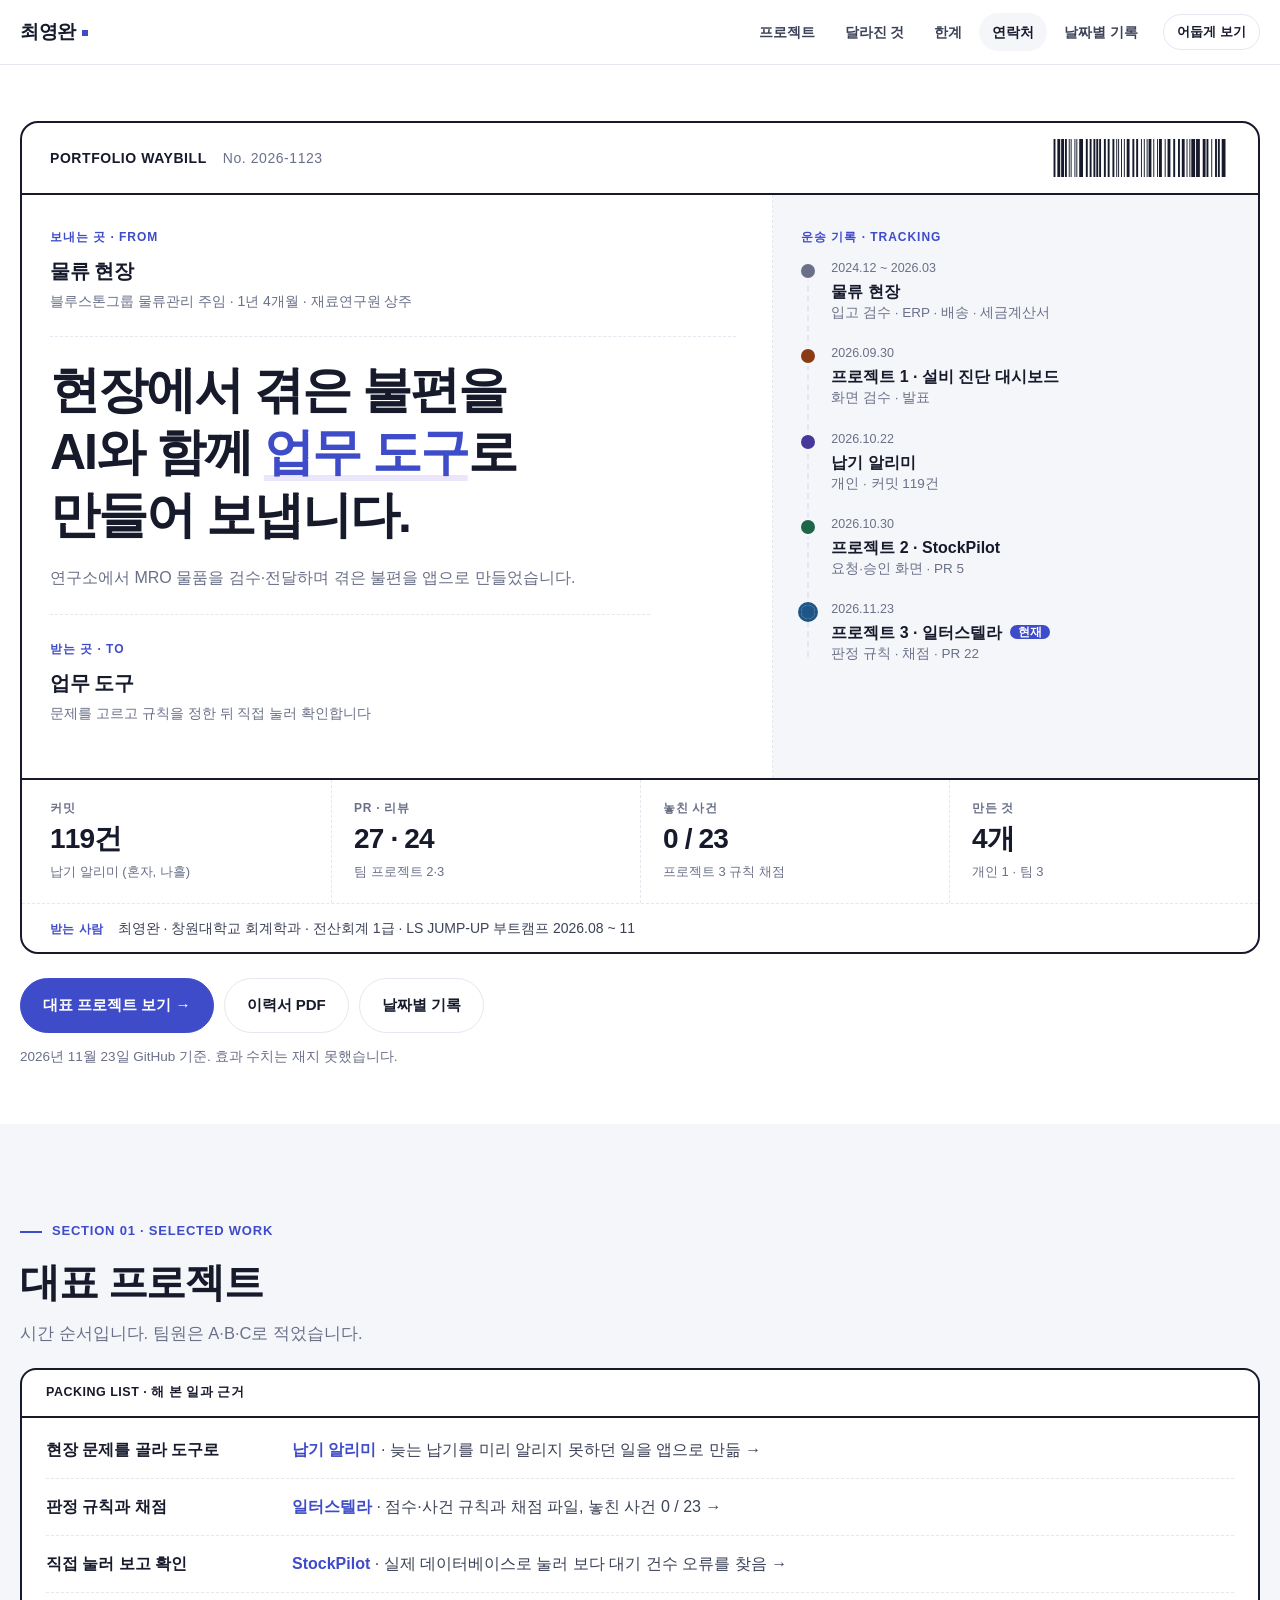
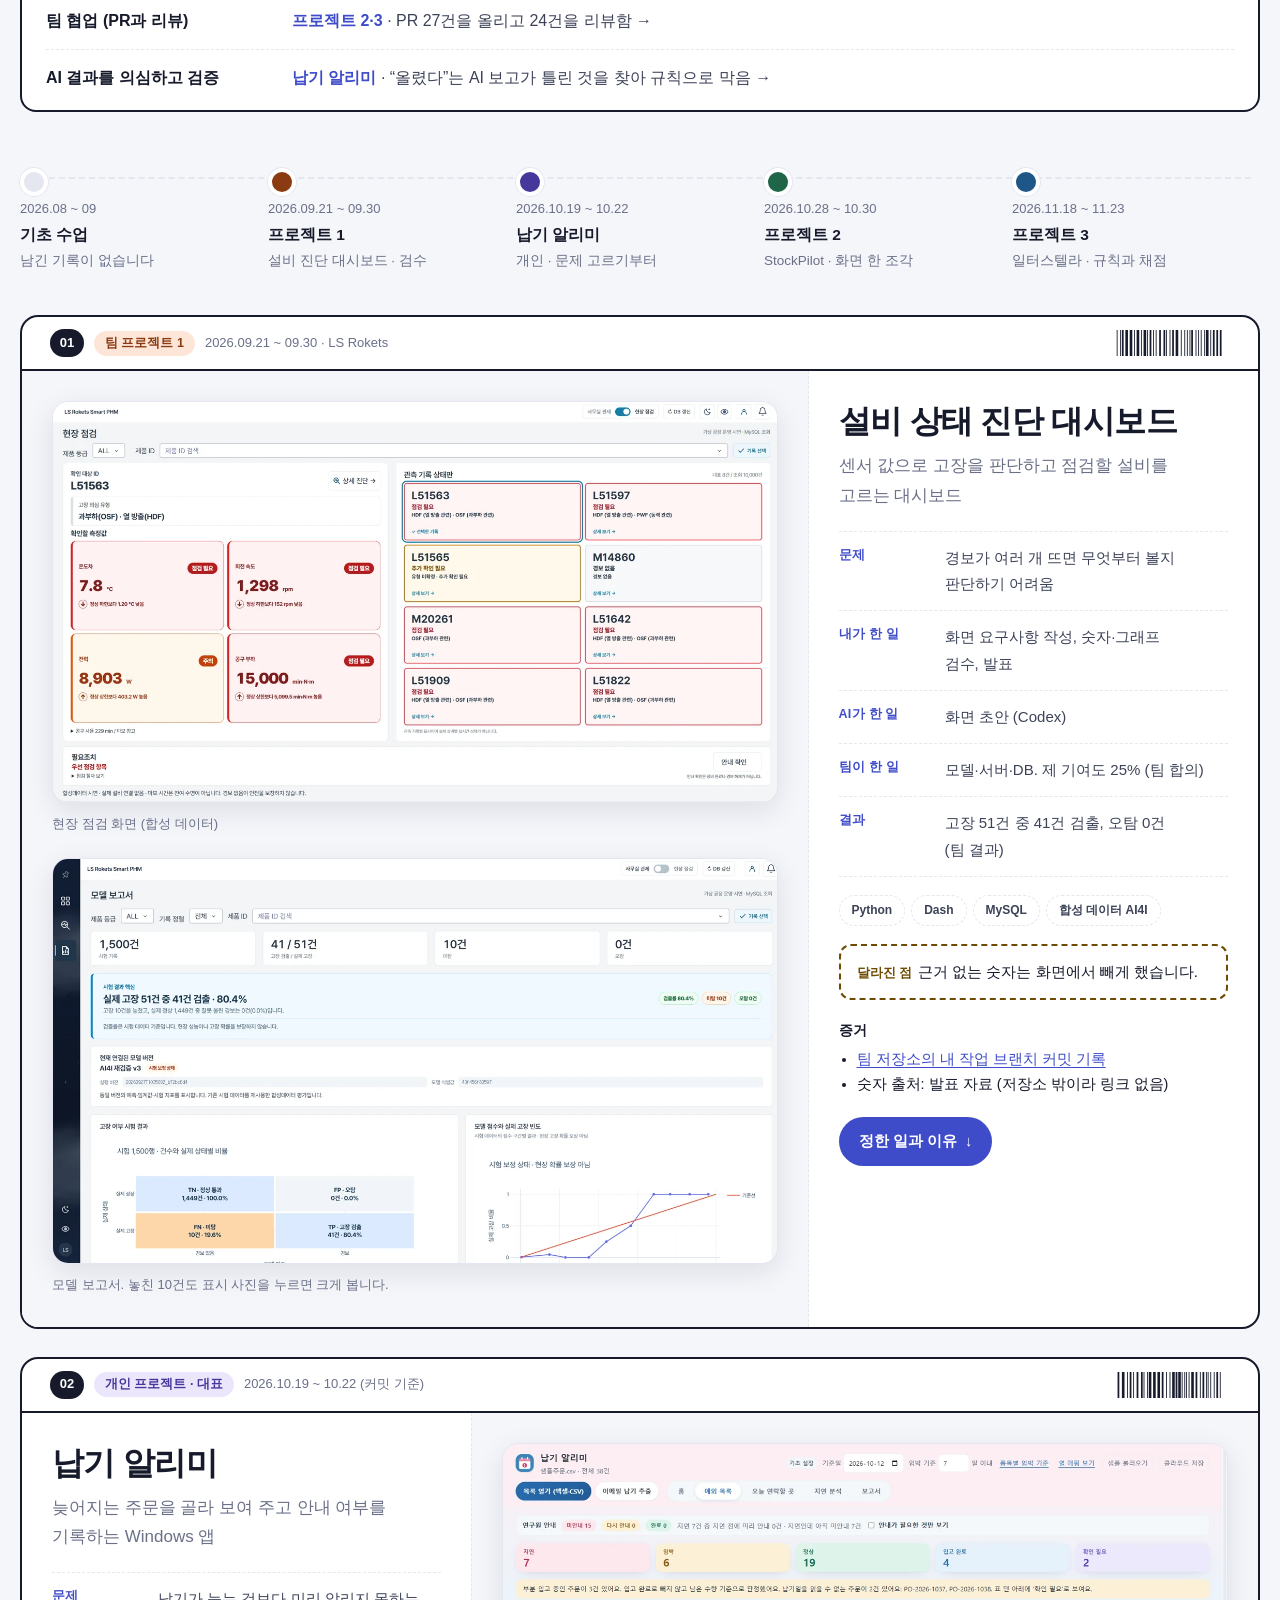
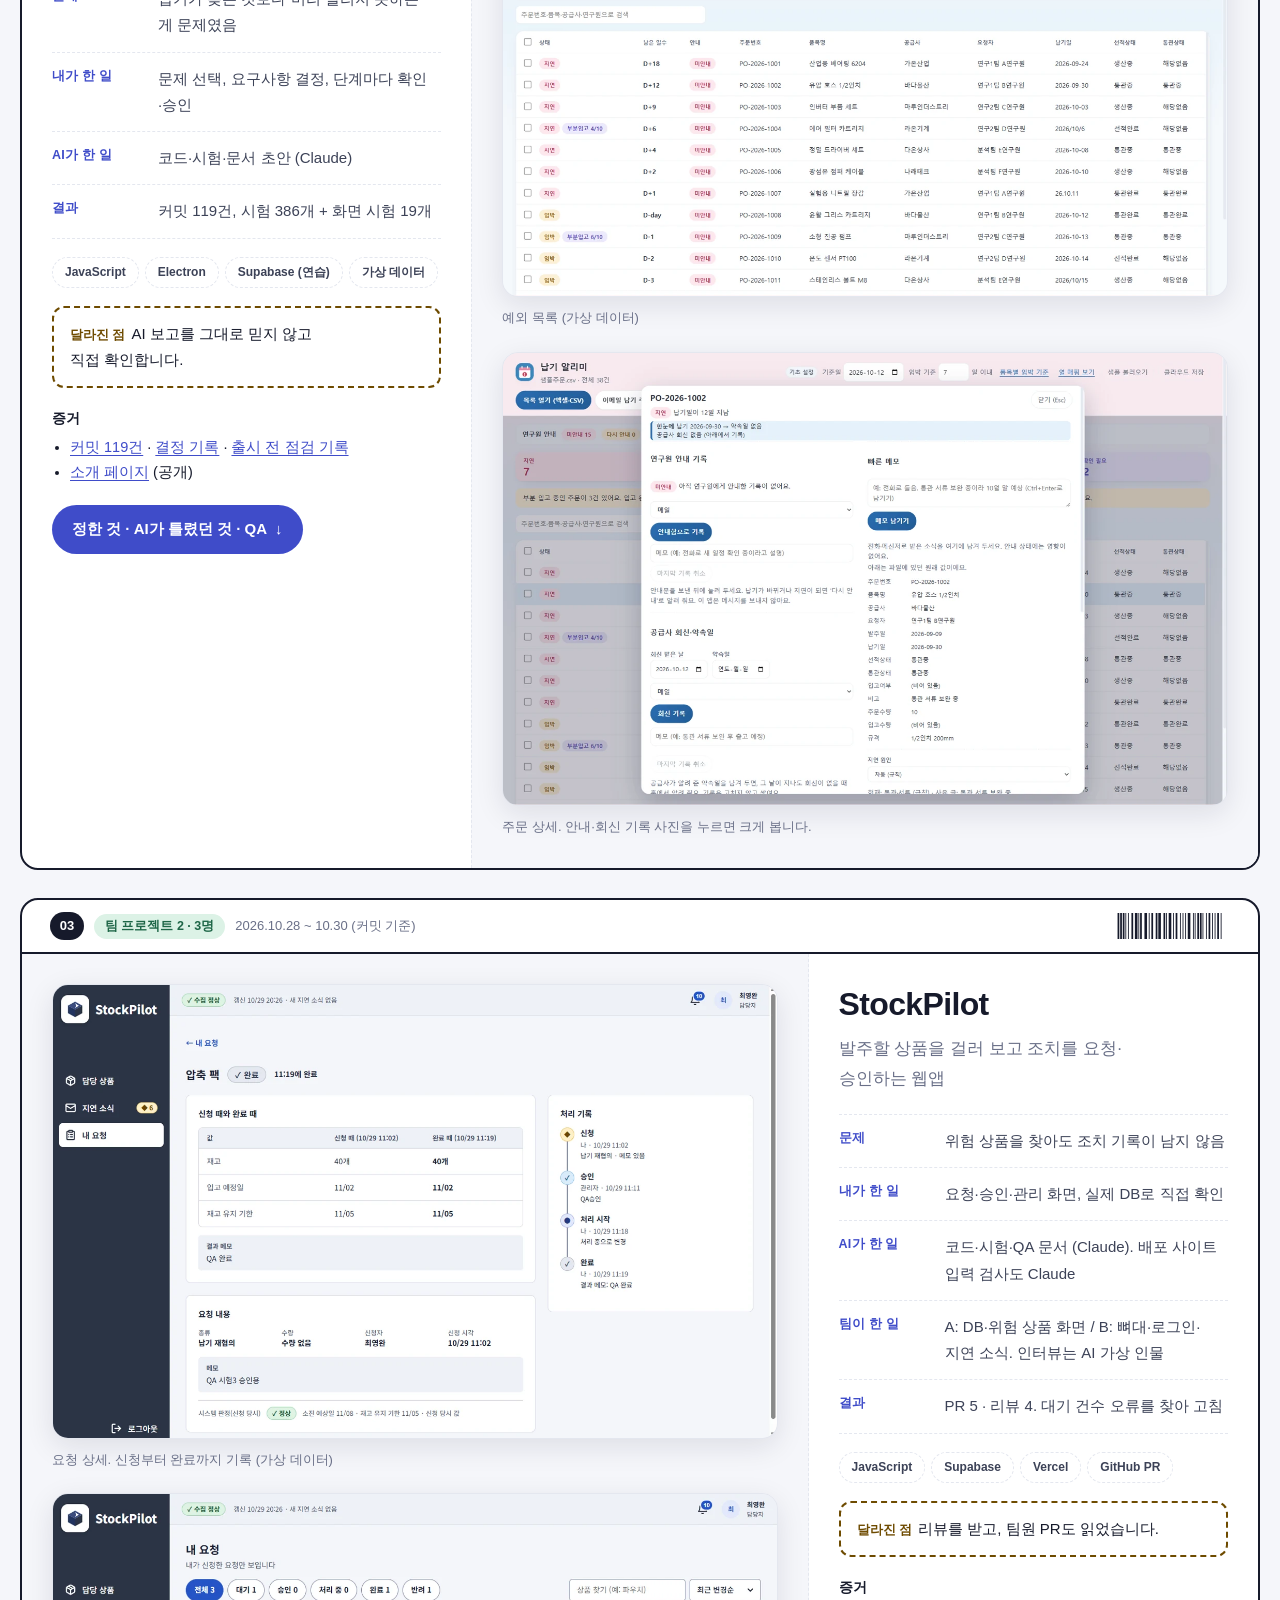
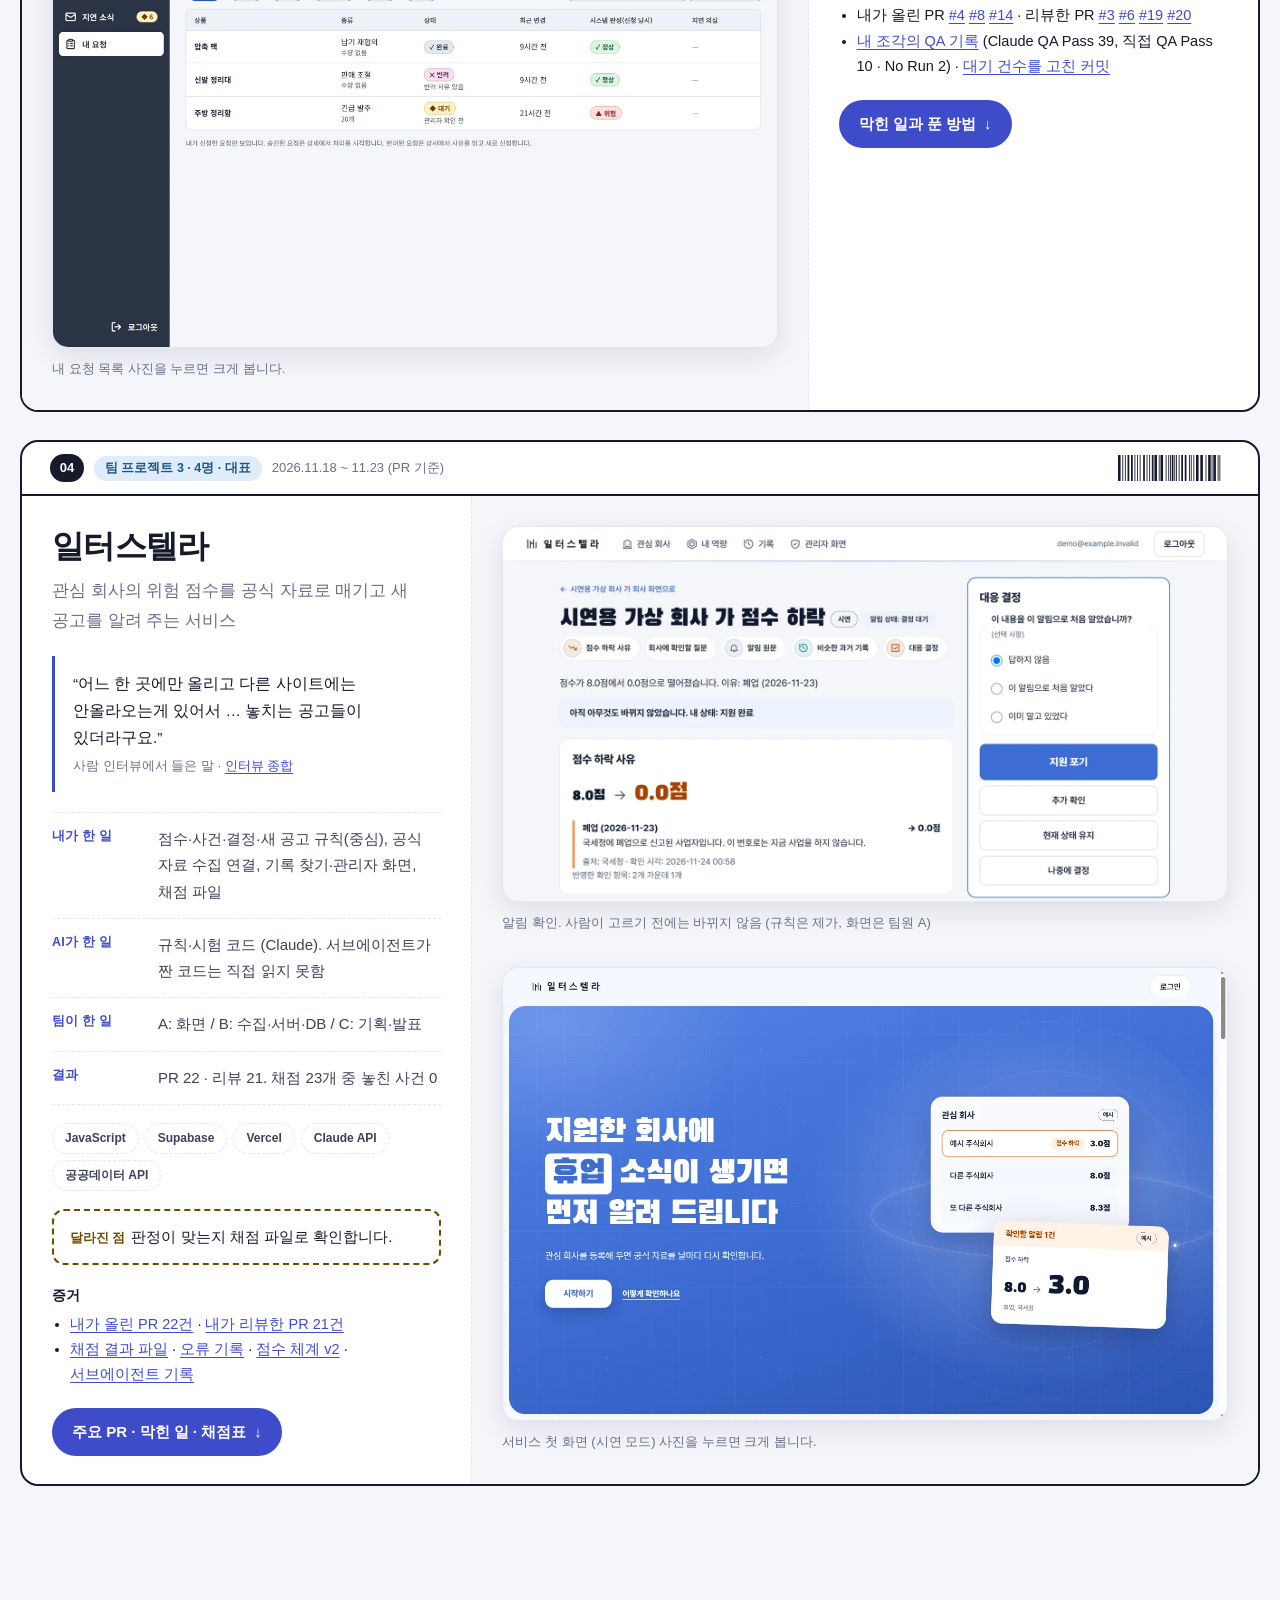
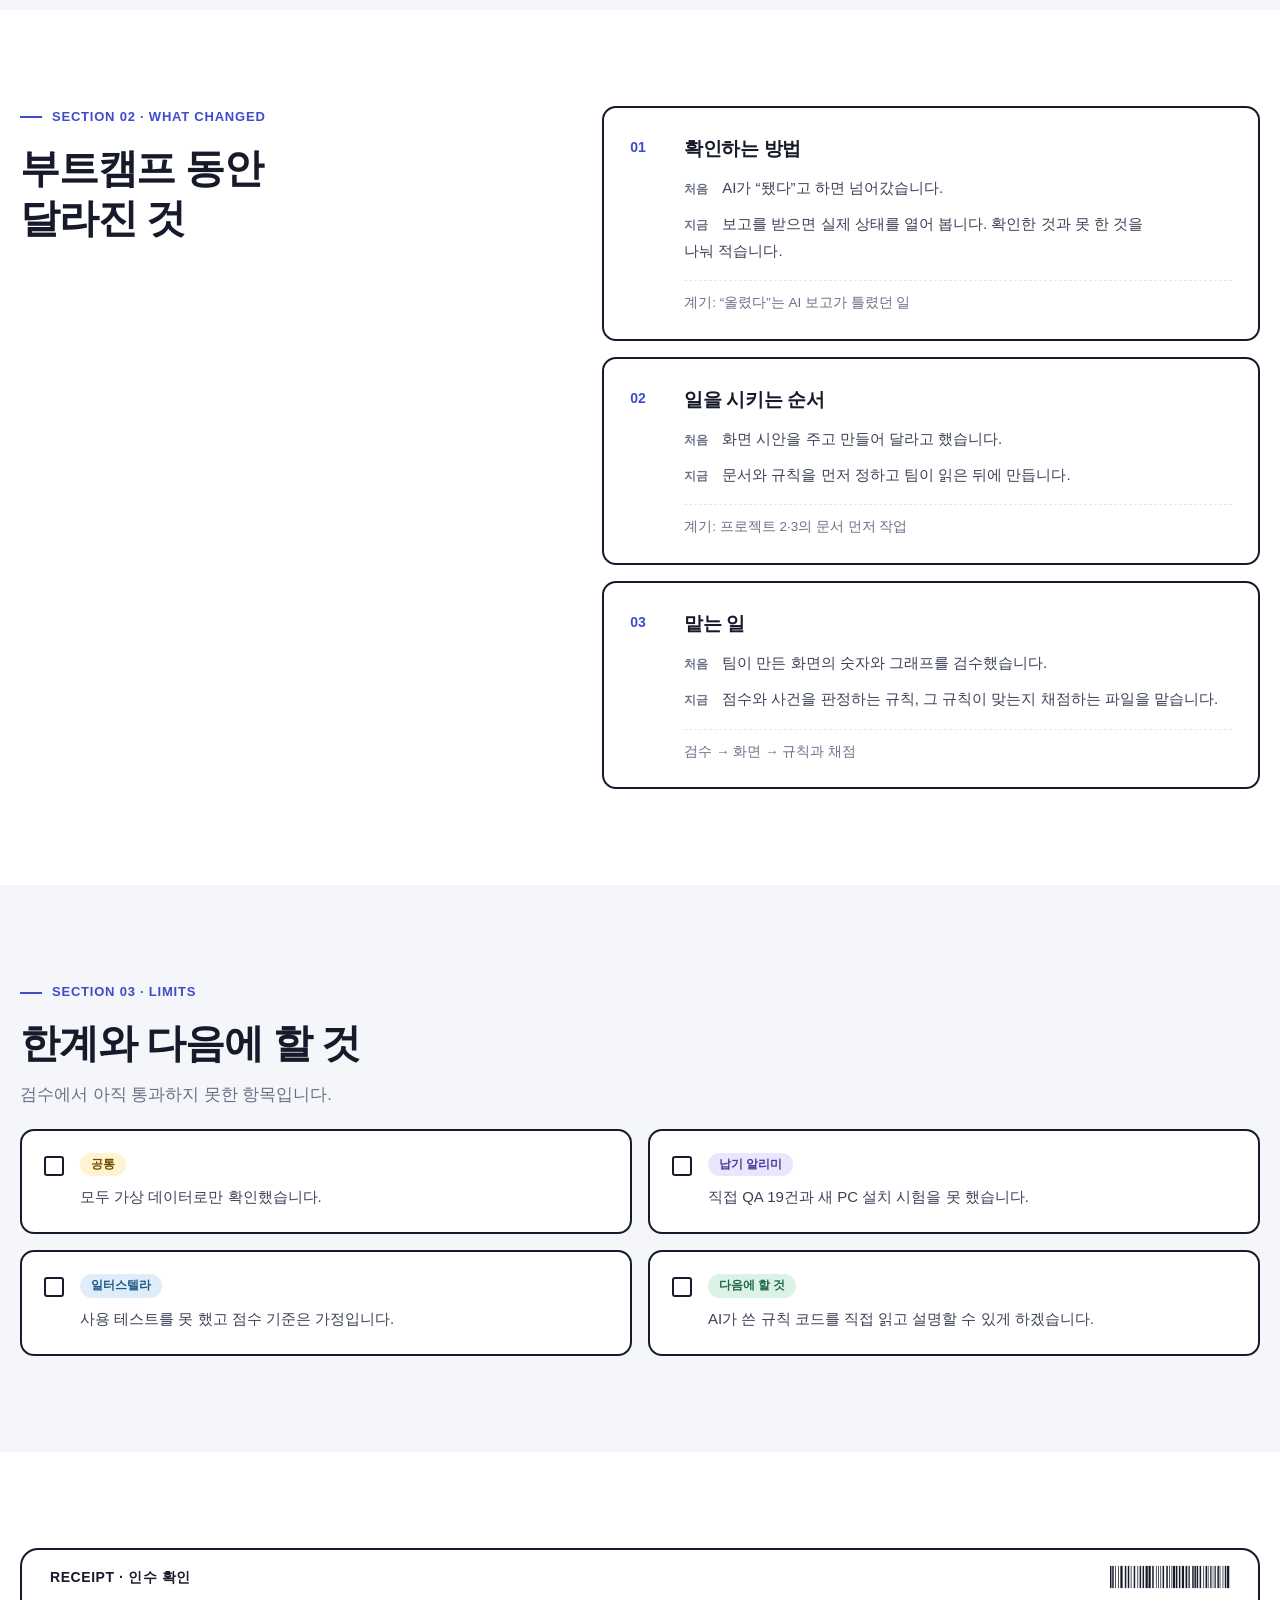
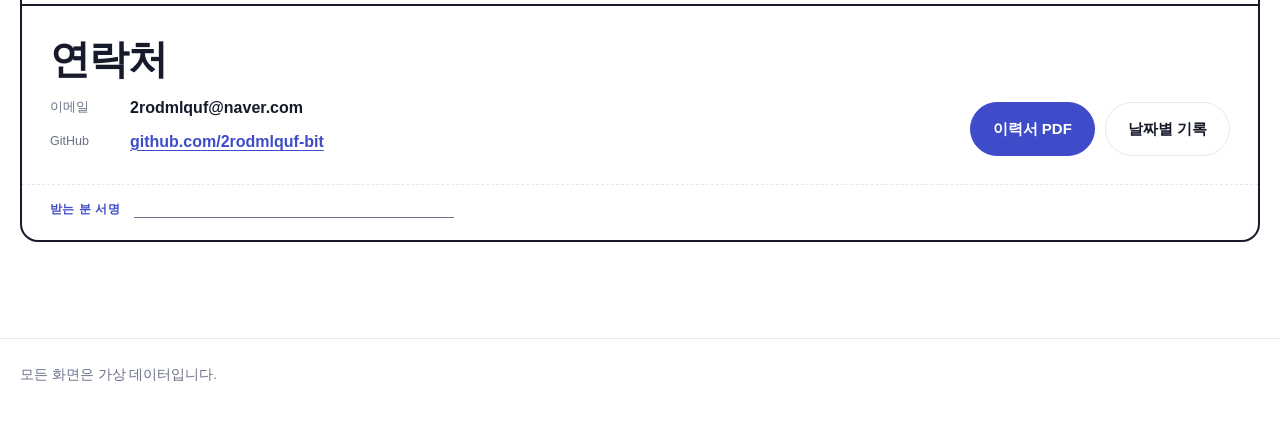
<file: index.html>
<!doctype html>
<html lang="ko">
<head>
  <meta charset="utf-8">
  <meta name="viewport" content="width=device-width, initial-scale=1">
  <meta name="theme-color" content="#ffffff" media="(prefers-color-scheme: light)">
  <meta name="theme-color" content="#12141d" media="(prefers-color-scheme: dark)">
  <meta name="robots" content="noindex, nofollow">
  <title>최영완 | 물류 현장에서 출발한 업무 도구 포트폴리오</title>
  <meta name="description" content="물류 현장 출신이 AI와 함께 업무 도구를 만든 기록. 프로젝트 1·2·3과 납기 알리미.">
  <meta property="og:type" content="website">
  <meta property="og:title" content="최영완 포트폴리오">
  <meta property="og:description" content="물류 현장에서 겪은 불편을 AI와 함께 업무 도구로 만든 기록. 납기 알리미와 팀 프로젝트 3개.">
  <meta property="og:url" content="https://2rodmlquf-bit.github.io/portfolio/">
  <meta property="og:image" content="https://2rodmlquf-bit.github.io/portfolio/img/og.png">
  <meta property="og:image:width" content="1200">
  <meta property="og:image:height" content="630">
  <meta property="og:locale" content="ko_KR">
  <meta name="twitter:card" content="summary_large_image">
  <link rel="stylesheet" href="style.css?v=21">
  <script src="theme.js"></script>
  <script src="motion.js?v=2"></script>
</head>
<body>
<a class="skip-link" href="#main">본문으로 건너뛰기</a>
<nav class="top" aria-label="이 페이지 안에서 이동"><div class="wrap">
  <strong>최영완</strong>
  <a href="#work">프로젝트</a><a href="#shift">달라진 것</a><a href="#limits">한계</a><a href="#contact">연락처</a><a href="worklog.html">날짜별 기록</a>
  <button type="button" data-theme-toggle hidden>어둡게 보기</button>
</div></nav>

<main id="main">
<header class="hero"><div class="wrap">
  <div class="waybill">
    <div class="wb-head">
      <p class="mono">PORTFOLIO WAYBILL<span>No. 2026-1123</span></p>
      <svg class="barcode" viewBox="0 0 182 40" aria-hidden="true"><rect x="0" y="0" width="2" height="40"/><rect x="4" y="0" width="3" height="40"/><rect x="8" y="0" width="3" height="40"/><rect x="12" y="0" width="2" height="40"/><rect x="16" y="0" width="1" height="40"/><rect x="18" y="0" width="1" height="40"/><rect x="22" y="0" width="1" height="40"/><rect x="24" y="0" width="1" height="40"/><rect x="27" y="0" width="4" height="40"/><rect x="34" y="0" width="2" height="40"/><rect x="38" y="0" width="2" height="40"/><rect x="42" y="0" width="2" height="40"/><rect x="45" y="0" width="2" height="40"/><rect x="48" y="0" width="2" height="40"/><rect x="53" y="0" width="2" height="40"/><rect x="57" y="0" width="2" height="40"/><rect x="62" y="0" width="2" height="40"/><rect x="66" y="0" width="1" height="40"/><rect x="68" y="0" width="1" height="40"/><rect x="71" y="0" width="1" height="40"/><rect x="74" y="0" width="1" height="40"/><rect x="77" y="0" width="3" height="40"/><rect x="83" y="0" width="2" height="40"/><rect x="87" y="0" width="2" height="40"/><rect x="92" y="0" width="1" height="40"/><rect x="95" y="0" width="1" height="40"/><rect x="98" y="0" width="1" height="40"/><rect x="100" y="0" width="3" height="40"/><rect x="105" y="0" width="1" height="40"/><rect x="109" y="0" width="1" height="40"/><rect x="111" y="0" width="3" height="40"/><rect x="117" y="0" width="1" height="40"/><rect x="120" y="0" width="3" height="40"/><rect x="126" y="0" width="2" height="40"/><rect x="131" y="0" width="2" height="40"/><rect x="135" y="0" width="3" height="40"/><rect x="140" y="0" width="1" height="40"/><rect x="143" y="0" width="1" height="40"/><rect x="145" y="0" width="4" height="40"/><rect x="150" y="0" width="4" height="40"/><rect x="157" y="0" width="3" height="40"/><rect x="161" y="0" width="2" height="40"/><rect x="166" y="0" width="1" height="40"/><rect x="170" y="0" width="2" height="40"/><rect x="173" y="0" width="2" height="40"/><rect x="177" y="0" width="4" height="40"/></svg>
    </div>
    <div class="wb-main">
      <div class="wb-from">
        <p class="label">보내는 곳 · FROM</p>
        <p class="place">물류 현장 <span>블루스톤그룹 물류관리 주임 · 1년 4개월 · 재료연구원 상주</span></p>
        <h1>현장에서 겪은 불편을<br>AI와 함께 <em>업무 도구</em>로<br>만들어 보냅니다.</h1>
        <p class="lede">연구소에서 MRO 물품을 검수·전달하며 겪은 불편을 앱으로 만들었습니다.</p>
        <p class="label">받는 곳 · TO</p>
        <p class="place">업무 도구 <span>문제를 고르고 규칙을 정한 뒤 직접 눌러 확인합니다</span></p>
      </div>
      <div class="wb-track">
        <p class="label">운송 기록 · TRACKING</p>
        <ol class="track">
          <li><time>2024.12 ~ 2026.03</time><b>물류 현장</b><span>입고 검수 · ERP · 배송 · 세금계산서</span></li>
          <li class="t-p1"><time>2026.09.30</time><a href="#p1">프로젝트 1 · 설비 진단 대시보드</a><span>화면 검수 · 발표</span></li>
          <li class="t-nb"><time>2026.10.22</time><a href="#nabgi">납기 알리미</a><span>개인 · 커밋 119건</span></li>
          <li class="t-p2"><time>2026.10.30</time><a href="#p2">프로젝트 2 · StockPilot</a><span>요청·승인 화면 · PR 5</span></li>
          <li class="t-p3 now"><time>2026.11.23</time><a href="#p3">프로젝트 3 · 일터스텔라</a><span>판정 규칙 · 채점 · PR 22</span></li>
        </ol>
      </div>
    </div>
    <dl class="wb-cargo">
      <div><dt>커밋</dt><dd>119건</dd><small>납기 알리미 (혼자, 나흘)</small></div>
      <div><dt>PR · 리뷰</dt><dd>27 · 24</dd><small>팀 프로젝트 2·3</small></div>
      <div><dt>놓친 사건</dt><dd>0 / 23</dd><small>프로젝트 3 규칙 채점</small></div>
      <div><dt>만든 것</dt><dd>4개</dd><small>개인 1 · 팀 3</small></div>
    </dl>
    <div class="wb-foot">
      <p><span class="mono">받는 사람</span> 최영완 · 창원대학교 회계학과 · 전산회계 1급 · LS JUMP-UP 부트캠프 2026.08 ~ 11</p>
    </div>
  </div>
  <div class="actions hero-actions">
    <a class="btn" href="#work">대표 프로젝트 보기 →</a>
    <a class="btn ghost" href="resume/%EC%9D%B4%EB%A0%A5%EC%84%9C.pdf">이력서 PDF</a>
    <a class="btn ghost" href="worklog.html">날짜별 기록</a>
  </div>
  <p class="note">2026년 11월 23일 GitHub 기준. 효과 수치는 재지 못했습니다.</p>
</div></header>

<section id="work" class="alt"><div class="wrap">
  <p class="eyebrow">SECTION 01 · SELECTED WORK</p>
  <h2>대표 프로젝트</h2>
  <p class="sec-lede">시간 순서입니다. 팀원은 A·B·C로 적었습니다.</p>

  <div class="skills">
    <p class="mono">PACKING LIST · 해 본 일과 근거</p>
    <dl>
      <div class="row"><dt>현장 문제를 골라 도구로</dt><dd><a href="#nabgi">납기 알리미</a> · 늦는 납기를 미리 알리지 못하던 일을 앱으로 만듦 →</dd></div>
      <div class="row"><dt>판정 규칙과 채점</dt><dd><a href="#p3">일터스텔라</a> · 점수·사건 규칙과 채점 파일, 놓친 사건 0 / 23 →</dd></div>
      <div class="row"><dt>직접 눌러 보고 확인</dt><dd><a href="#p2">StockPilot</a> · 실제 데이터베이스로 눌러 보다 대기 건수 오류를 찾음 →</dd></div>
      <div class="row"><dt>팀 협업 (PR과 리뷰)</dt><dd><a href="#p3">프로젝트 2·3</a> · PR 27건을 올리고 24건을 리뷰함 →</dd></div>
      <div class="row"><dt>AI 결과를 의심하고 검증</dt><dd><a href="#nabgi">납기 알리미</a> · “올렸다”는 AI 보고가 틀린 것을 찾아 규칙으로 막음 →</dd></div>
    </dl>
  </div>

  <ol class="steps" aria-label="여정 한눈에">
    <li><small>2026.08 ~ 09</small><b>기초 수업</b><p>남긴 기록이 없습니다</p></li>
    <li class="s-p1"><small>2026.09.21 ~ 09.30</small><a href="#p1">프로젝트 1</a><p>설비 진단 대시보드 · 검수</p></li>
    <li class="s-nb"><small>2026.10.19 ~ 10.22</small><a href="#nabgi">납기 알리미</a><p>개인 · 문제 고르기부터</p></li>
    <li class="s-p2"><small>2026.10.28 ~ 10.30</small><a href="#p2">프로젝트 2</a><p>StockPilot · 화면 한 조각</p></li>
    <li class="s-p3"><small>2026.11.18 ~ 11.23</small><a href="#p3">프로젝트 3</a><p>일터스텔라 · 규칙과 채점</p></li>
  </ol>

  <!-- 01 프로젝트 1 -->
  <article class="proj" id="p1">
    <div class="proj-head"><p class="meta"><span class="num">01</span><span class="chip c-p1">팀 프로젝트 1</span>2026.09.21 ~ 09.30 · LS Rokets</p><svg class="barcode sm" viewBox="0 0 123 30" aria-hidden="true"><rect x="0" y="0" width="1" height="30"/><rect x="4" y="0" width="1" height="30"/><rect x="6" y="0" width="2" height="30"/><rect x="10" y="0" width="3" height="30"/><rect x="15" y="0" width="3" height="30"/><rect x="20" y="0" width="1" height="30"/><rect x="23" y="0" width="3" height="30"/><rect x="28" y="0" width="1" height="30"/><rect x="31" y="0" width="3" height="30"/><rect x="35" y="0" width="1" height="30"/><rect x="38" y="0" width="2" height="30"/><rect x="42" y="0" width="1" height="30"/><rect x="45" y="0" width="1" height="30"/><rect x="49" y="0" width="2" height="30"/><rect x="54" y="0" width="2" height="30"/><rect x="57" y="0" width="1" height="30"/><rect x="61" y="0" width="1" height="30"/><rect x="64" y="0" width="2" height="30"/><rect x="68" y="0" width="3" height="30"/><rect x="74" y="0" width="1" height="30"/><rect x="78" y="0" width="1" height="30"/><rect x="81" y="0" width="1" height="30"/><rect x="84" y="0" width="1" height="30"/><rect x="86" y="0" width="2" height="30"/><rect x="91" y="0" width="1" height="30"/><rect x="94" y="0" width="1" height="30"/><rect x="97" y="0" width="1" height="30"/><rect x="101" y="0" width="1" height="30"/><rect x="103" y="0" width="3" height="30"/><rect x="108" y="0" width="1" height="30"/><rect x="111" y="0" width="2" height="30"/><rect x="115" y="0" width="2" height="30"/><rect x="119" y="0" width="2" height="30"/></svg></div>
    <div class="proj-body">
    <div class="shot">
    <figure>
      <a class="zoom" href="img/p1-field.webp" target="_blank" rel="noopener" aria-label="화면 크게 보기 (새 탭)"><img src="img/p1-field.webp" width="1400" height="773" loading="lazy" alt="현장 점검 화면: 점검이 필요한 설비와 확인할 측정값이 상태 글자와 함께 보인다"></a>
      <figcaption>현장 점검 화면 (합성 데이터)</figcaption>
    </figure>
    <figure>
      <a class="zoom" href="img/p1-report.webp" target="_blank" rel="noopener" aria-label="화면 크게 보기 (새 탭)"><img src="img/p1-report.webp" width="1400" height="782" loading="lazy" alt="모델 보고서 화면: 시험 1,500건, 고장 51건 중 41건 검출, 미탐 10건, 오탐 0건"></a>
      <figcaption>모델 보고서. 놓친 10건도 표시</figcaption>
    </figure>
    </div>
    <div>
      <h3>설비 상태 진단 대시보드</h3>
      <p class="one">센서 값으로 고장을 판단하고 점검할 설비를 고르는 대시보드</p>
      <dl class="rows">
        <div><dt>문제</dt><dd>경보가 여러 개 뜨면 무엇부터 볼지 판단하기 어려움</dd></div>
        <div><dt>내가 한 일</dt><dd>화면 요구사항 작성, 숫자·그래프 검수, 발표</dd></div>
        <div><dt>AI가 한 일</dt><dd>화면 초안 (Codex)</dd></div>
        <div><dt>팀이 한 일</dt><dd>모델·서버·DB. 제 기여도 25% (팀 합의)</dd></div>
        <div><dt>결과</dt><dd>고장 51건 중 41건 검출, 오탐 0건 (팀 결과)</dd></div>
      </dl>
      <ul class="tags"><li>Python</li><li>Dash</li><li>MySQL</li><li>합성 데이터 AI4I</li></ul>
      <p class="changed"><b>달라진 점</b>근거 없는 숫자는 화면에서 빼게 했습니다.</p>
      <div class="proof"><b>증거</b><ul>
        <li><a href="https://github.com/DH99-03/LS_Rokets/commits/%EC%B5%9C%EC%98%81%EC%99%84_test">팀 저장소의 내 작업 브랜치 커밋 기록</a></li>
        <li>숫자 출처: 발표 자료 (저장소 밖이라 링크 없음)</li>
      </ul></div>
      <details class="more"><summary>정한 일과 이유</summary><div>
        <ul class="plain">
          <li>데이터에 없는 시간 축과 남은 수명, 확인하지 않은 성능 숫자는 화면에 넣지 말라고 AI에게 요구했습니다.</li>
          <li>팀은 정확도 대신 “놓친 고장 수”를 기준으로 삼았습니다. 고장이 3%뿐이라 전부 정상이라고만 해도 정확도가 96.61%가 나오기 때문입니다.</li>
        </ul>
      </div></details>
    </div>
    </div>
  </article>

  <!-- 02 납기 알리미 -->
  <article class="proj flip" id="nabgi">
    <div class="proj-head"><p class="meta"><span class="num">02</span><span class="chip c-nb">개인 프로젝트 · 대표</span>2026.10.19 ~ 10.22 (커밋 기준)</p><svg class="barcode sm" viewBox="0 0 121 30" aria-hidden="true"><rect x="0" y="0" width="2" height="30"/><rect x="5" y="0" width="3" height="30"/><rect x="11" y="0" width="1" height="30"/><rect x="14" y="0" width="2" height="30"/><rect x="18" y="0" width="1" height="30"/><rect x="22" y="0" width="2" height="30"/><rect x="27" y="0" width="2" height="30"/><rect x="30" y="0" width="1" height="30"/><rect x="34" y="0" width="1" height="30"/><rect x="36" y="0" width="3" height="30"/><rect x="41" y="0" width="3" height="30"/><rect x="46" y="0" width="3" height="30"/><rect x="51" y="0" width="2" height="30"/><rect x="56" y="0" width="1" height="30"/><rect x="60" y="0" width="1" height="30"/><rect x="63" y="0" width="3" height="30"/><rect x="67" y="0" width="2" height="30"/><rect x="70" y="0" width="3" height="30"/><rect x="74" y="0" width="1" height="30"/><rect x="77" y="0" width="1" height="30"/><rect x="79" y="0" width="1" height="30"/><rect x="82" y="0" width="1" height="30"/><rect x="85" y="0" width="3" height="30"/><rect x="90" y="0" width="2" height="30"/><rect x="95" y="0" width="1" height="30"/><rect x="98" y="0" width="2" height="30"/><rect x="102" y="0" width="1" height="30"/><rect x="104" y="0" width="1" height="30"/><rect x="107" y="0" width="1" height="30"/><rect x="111" y="0" width="1" height="30"/><rect x="114" y="0" width="2" height="30"/><rect x="118" y="0" width="1" height="30"/></svg></div>
    <div class="proj-body">
    <div class="shot">
    <figure>
      <a class="zoom" href="img/nabgi-list.webp" target="_blank" rel="noopener" aria-label="화면 크게 보기 (새 탭)"><img src="img/nabgi-list.webp" width="1400" height="875" loading="lazy" alt="납기 알리미 예외 목록: 지연 7건, 임박 6건이 상태 글자와 남은 일수, 안내 여부와 함께 보인다"></a>
      <figcaption>예외 목록 (가상 데이터)</figcaption>
    </figure>
    <figure>
      <a class="zoom" href="img/nabgi-detail.webp" target="_blank" rel="noopener" aria-label="화면 크게 보기 (새 탭)"><img src="img/nabgi-detail.webp" width="1400" height="875" loading="lazy" alt="주문 상세 창: 연구원 안내 기록, 공급사 회신·약속일 기록, 빠른 메모"></a>
      <figcaption>주문 상세. 안내·회신 기록</figcaption>
    </figure>
    </div>
    <div>
      <h3>납기 알리미</h3>
      <p class="one">늦어지는 주문을 골라 보여 주고 안내 여부를 기록하는 Windows 앱</p>
      <dl class="rows">
        <div><dt>문제</dt><dd>납기가 늦는 것보다 미리 알리지 못하는 게 문제였음</dd></div>
        <div><dt>내가 한 일</dt><dd>문제 선택, 요구사항 결정, 단계마다 확인·승인</dd></div>
        <div><dt>AI가 한 일</dt><dd>코드·시험·문서 초안 (Claude)</dd></div>
        <div><dt>결과</dt><dd>커밋 119건, 시험 386개 + 화면 시험 19개</dd></div>
      </dl>
      <ul class="tags"><li>JavaScript</li><li>Electron</li><li>Supabase (연습)</li><li>가상 데이터</li></ul>
      <p class="changed"><b>달라진 점</b>AI 보고를 그대로 믿지 않고 직접 확인합니다.</p>
      <div class="proof"><b>증거</b><ul>
        <li><a href="https://github.com/2rodmlquf-bit/nabgi-alimi/commits/main">커밋 119건</a> · <a href="https://github.com/2rodmlquf-bit/nabgi-alimi/blob/main/docs/DECISIONS.md">결정 기록</a> · <a href="https://github.com/2rodmlquf-bit/nabgi-alimi/blob/main/docs/RELEASE_CHECK.md">출시 전 점검 기록</a></li>
        <li><a href="https://nabgi-alimi.vercel.app">소개 페이지</a> (공개)</li>
      </ul></div>
      <details class="more"><summary>정한 것 · AI가 틀렸던 것 · QA</summary><div>
        <h4>내가 정한 것</h4>
        <table>
          <tr><th>결정</th><th>이유</th></tr>
          <tr><td>납기를 읽을 수 없는 주문을 숨기지 않고 표 맨 아래에 “확인 필요”로 보여 준다</td><td>읽지 못했다고 빼 버리면 안내 대상에서도 빠집니다.</td></tr>
          <tr><td>가상 데이터만 쓴다. 클라우드 저장은 연습 범위로만 두고 만들기 전에 요구사항 문서를 먼저 쓴다</td><td>실제 업무 데이터를 밖으로 내보낼 수 없습니다.</td></tr>
        </table>
        <h4>AI가 틀렸던 것과 잡은 방법</h4>
        <ul class="plain">
          <li>Claude가 “태그를 달고 올렸다”고 보고했지만 명령이 실패해 아무것도 올라가지 않았습니다. 다음 단계를 시작하며 원격 상태를 확인하다 찾았습니다. 그 뒤 규칙 파일에 “됐다고 보고하기 전에 실제로 확인한다”를 넣었습니다.</li>
          <li>시험은 통과했는데 실제로는 틀린 경우가 두 번 있었습니다. 그중 하나는 제가 찾았습니다. 데모용 엑셀 파일이 앱 안에서는 열리는데 실제 엑셀에서는 열리지 않았습니다.</li>
          <li>빠른 메모를 4건 남겼는데 저장 파일에는 13건이 들어 있었습니다. 처음부터 끝까지 눌러 보는 자동 시험이 실패해서 찾았습니다.</li>
        </ul>
        <h4>QA</h4>
        <table>
          <tr><th>구분</th><th>결과</th></tr>
          <tr><td>Claude가 한 QA 46건</td><td class="num">Pass 44 · Fail 1 · No Run 1</td></tr>
          <tr><td>사람이 직접 할 QA 39건</td><td class="num">Pass 19 · Fail 1 · No Run 19</td></tr>
        </table>
        <p class="note">직접 QA 절반은 아직 못 했습니다.</p>
      </div></details>
    </div>
    </div>
  </article>

  <!-- 03 프로젝트 2 -->
  <article class="proj" id="p2">
    <div class="proj-head"><p class="meta"><span class="num">03</span><span class="chip c-p2">팀 프로젝트 2 · 3명</span>2026.10.28 ~ 10.30 (커밋 기준)</p><svg class="barcode sm" viewBox="0 0 121 30" aria-hidden="true"><rect x="0" y="0" width="2" height="30"/><rect x="3" y="0" width="2" height="30"/><rect x="6" y="0" width="2" height="30"/><rect x="9" y="0" width="1" height="30"/><rect x="12" y="0" width="1" height="30"/><rect x="16" y="0" width="2" height="30"/><rect x="20" y="0" width="3" height="30"/><rect x="24" y="0" width="1" height="30"/><rect x="26" y="0" width="2" height="30"/><rect x="31" y="0" width="3" height="30"/><rect x="36" y="0" width="1" height="30"/><rect x="39" y="0" width="2" height="30"/><rect x="44" y="0" width="2" height="30"/><rect x="47" y="0" width="3" height="30"/><rect x="53" y="0" width="2" height="30"/><rect x="56" y="0" width="1" height="30"/><rect x="59" y="0" width="3" height="30"/><rect x="64" y="0" width="1" height="30"/><rect x="67" y="0" width="2" height="30"/><rect x="72" y="0" width="1" height="30"/><rect x="75" y="0" width="1" height="30"/><rect x="78" y="0" width="1" height="30"/><rect x="81" y="0" width="3" height="30"/><rect x="87" y="0" width="1" height="30"/><rect x="89" y="0" width="1" height="30"/><rect x="92" y="0" width="2" height="30"/><rect x="95" y="0" width="2" height="30"/><rect x="98" y="0" width="1" height="30"/><rect x="102" y="0" width="1" height="30"/><rect x="105" y="0" width="2" height="30"/><rect x="109" y="0" width="1" height="30"/><rect x="112" y="0" width="1" height="30"/><rect x="115" y="0" width="2" height="30"/><rect x="119" y="0" width="1" height="30"/></svg></div>
    <div class="proj-body">
    <div class="shot">
    <figure>
      <a class="zoom" href="img/p2-detail.webp" target="_blank" rel="noopener" aria-label="화면 크게 보기 (새 탭)"><img src="img/p2-detail.webp" width="1400" height="875" loading="lazy" alt="요청 상세 화면: 신청 때와 완료 때의 재고 값 비교, 신청·승인·처리 시작·완료 처리 기록"></a>
      <figcaption>요청 상세. 신청부터 완료까지 기록 (가상 데이터)</figcaption>
    </figure>
    <figure>
      <a class="zoom" href="img/p2-requests.webp" target="_blank" rel="noopener" aria-label="화면 크게 보기 (새 탭)"><img src="img/p2-requests.webp" width="1400" height="875" loading="lazy" alt="내 요청 목록 화면: 요청마다 상태(완료·반려·대기)와 판정 결과가 보인다"></a>
      <figcaption>내 요청 목록</figcaption>
    </figure>
    </div>
    <div>
      <h3>StockPilot</h3>
      <p class="one">발주할 상품을 걸러 보고 조치를 요청·승인하는 웹앱</p>
      <dl class="rows">
        <div><dt>문제</dt><dd>위험 상품을 찾아도 조치 기록이 남지 않음</dd></div>
        <div><dt>내가 한 일</dt><dd>요청·승인·관리 화면, 실제 DB로 직접 확인</dd></div>
        <div><dt>AI가 한 일</dt><dd>코드·시험·QA 문서 (Claude). 배포 사이트 입력 검사도 Claude</dd></div>
        <div><dt>팀이 한 일</dt><dd>A: DB·위험 상품 화면 / B: 뼈대·로그인·지연 소식. 인터뷰는 AI 가상 인물</dd></div>
        <div><dt>결과</dt><dd>PR 5 · 리뷰 4. 대기 건수 오류를 찾아 고침</dd></div>
      </dl>
      <ul class="tags"><li>JavaScript</li><li>Supabase</li><li>Vercel</li><li>GitHub PR</li></ul>
      <p class="changed"><b>달라진 점</b>리뷰를 받고, 팀원 PR도 읽었습니다.</p>
      <div class="proof"><b>증거</b><ul>
        <li>내가 올린 PR <a href="https://github.com/jhk4308/LS-VibeCoding-Project/pull/4">#4</a> <a href="https://github.com/jhk4308/LS-VibeCoding-Project/pull/8">#8</a> <a href="https://github.com/jhk4308/LS-VibeCoding-Project/pull/14">#14</a> · 리뷰한 PR <a href="https://github.com/jhk4308/LS-VibeCoding-Project/pull/3">#3</a> <a href="https://github.com/jhk4308/LS-VibeCoding-Project/pull/6">#6</a> <a href="https://github.com/jhk4308/LS-VibeCoding-Project/pull/19">#19</a> <a href="https://github.com/jhk4308/LS-VibeCoding-Project/pull/20">#20</a></li>
        <li><a href="https://github.com/2rodmlquf-bit/Project2_StockPilot/blob/main/docs/QA-5C.md">내 조각의 QA 기록</a> (Claude QA Pass 39, 직접 QA Pass 10 · No Run 2) · <a href="https://github.com/2rodmlquf-bit/Project2_StockPilot/commit/7a042ce">대기 건수를 고친 커밋</a></li>
      </ul></div>
      <details class="more"><summary>막힌 일과 푼 방법</summary><div>
        <ul class="plain">
          <li>실제 데이터베이스로 요청을 반려해 보다가, 처리한 직후에도 옆 메뉴의 대기 건수가 예전 숫자로 남는 것을 찾았습니다. 페이지를 열 때 한 번만 읽던 것이 원인이었습니다. 고친 뒤 3건에서 2건으로 바로 줄어드는 것을 다시 확인했습니다.</li>
          <li>팀원의 발표 자료를 리뷰하다 “합쳐진 PR 13개”가 실제로는 16개인 것을 찾아 알렸고 자료가 고쳐졌습니다.</li>
          <li>한글을 입력할 때 마지막 글자가 사라져 보이는 현상은 다시 일으키지 못했습니다. 원인을 끝까지 확인하지 못했습니다.</li>
          <li>올린 PR 5건 가운데 #1(기능 문서 초안)은 닫았고 #5는 #4 위에 합쳐졌습니다.</li>
        </ul>
      </div></details>
    </div>
    </div>
  </article>

  <!-- 04 프로젝트 3 -->
  <article class="proj flip" id="p3">
    <div class="proj-head"><p class="meta"><span class="num">04</span><span class="chip c-p3">팀 프로젝트 3 · 4명 · 대표</span>2026.11.18 ~ 11.23 (PR 기준)</p><svg class="barcode sm" viewBox="0 0 120 30" aria-hidden="true"><rect x="0" y="0" width="3" height="30"/><rect x="5" y="0" width="1" height="30"/><rect x="8" y="0" width="1" height="30"/><rect x="11" y="0" width="2" height="30"/><rect x="15" y="0" width="2" height="30"/><rect x="19" y="0" width="1" height="30"/><rect x="22" y="0" width="1" height="30"/><rect x="25" y="0" width="1" height="30"/><rect x="29" y="0" width="2" height="30"/><rect x="33" y="0" width="1" height="30"/><rect x="36" y="0" width="1" height="30"/><rect x="39" y="0" width="2" height="30"/><rect x="42" y="0" width="3" height="30"/><rect x="47" y="0" width="1" height="30"/><rect x="49" y="0" width="3" height="30"/><rect x="55" y="0" width="1" height="30"/><rect x="58" y="0" width="1" height="30"/><rect x="60" y="0" width="1" height="30"/><rect x="62" y="0" width="2" height="30"/><rect x="65" y="0" width="1" height="30"/><rect x="67" y="0" width="1" height="30"/><rect x="70" y="0" width="1" height="30"/><rect x="73" y="0" width="2" height="30"/><rect x="77" y="0" width="2" height="30"/><rect x="82" y="0" width="1" height="30"/><rect x="84" y="0" width="1" height="30"/><rect x="87" y="0" width="1" height="30"/><rect x="90" y="0" width="3" height="30"/><rect x="95" y="0" width="3" height="30"/><rect x="101" y="0" width="1" height="30"/><rect x="104" y="0" width="3" height="30"/><rect x="108" y="0" width="1" height="30"/><rect x="110" y="0" width="3" height="30"/><rect x="115" y="0" width="1" height="30"/><rect x="117" y="0" width="1" height="30"/></svg></div>
    <div class="proj-body">
    <div class="shot">
    <figure>
      <a class="zoom" href="img/p3-incident.webp" target="_blank" rel="noopener" aria-label="화면 크게 보기 (새 탭)"><img src="img/p3-incident.webp" width="1600" height="826" loading="lazy" alt="알림 확인 화면: 점수가 8.0점에서 0.0점으로 떨어진 이유(폐업, 국세청)와 사람이 고르는 대응 결정 버튼"></a>
      <figcaption>알림 확인. 사람이 고르기 전에는 바뀌지 않음 (규칙은 제가, 화면은 팀원 A)</figcaption>
    </figure>
    <figure>
      <a class="zoom" href="img/p3-home.webp" target="_blank" rel="noopener" aria-label="화면 크게 보기 (새 탭)"><img src="img/p3-home.webp" width="1440" height="900" loading="lazy" alt="일터스텔라 첫 화면: 관심 회사 목록과 점수 하락 알림 예시"></a>
      <figcaption>서비스 첫 화면 (시연 모드)</figcaption>
    </figure>
    </div>
    <div>
      <h3>일터스텔라</h3>
      <p class="one">관심 회사의 위험 점수를 공식 자료로 매기고 새 공고를 알려 주는 서비스</p>
      <blockquote>“어느 한 곳에만 올리고 다른 사이트에는 안올라오는게 있어서 … 놓치는 공고들이 있더라구요.”
        <footer>사람 인터뷰에서 들은 말 · <a href="https://github.com/jhk4308/LS-VibeCoding-Project2/blob/main/interviews/2026-11-18-%EC%9D%B8%ED%84%B0%EB%B7%B0-%EC%A2%85%ED%95%A9.md">인터뷰 종합</a></footer>
      </blockquote>
      <dl class="rows">
        <div><dt>내가 한 일</dt><dd>점수·사건·결정·새 공고 규칙(중심), 공식 자료 수집 연결, 기록 찾기·관리자 화면, 채점 파일</dd></div>
        <div><dt>AI가 한 일</dt><dd>규칙·시험 코드 (Claude). 서브에이전트가 짠 코드는 직접 읽지 못함</dd></div>
        <div><dt>팀이 한 일</dt><dd>A: 화면 / B: 수집·서버·DB / C: 기획·발표</dd></div>
        <div><dt>결과</dt><dd>PR 22 · 리뷰 21. 채점 23개 중 놓친 사건 0</dd></div>
      </dl>
      <ul class="tags"><li>JavaScript</li><li>Supabase</li><li>Vercel</li><li>Claude API</li><li>공공데이터 API</li></ul>
      <p class="changed"><b>달라진 점</b>판정이 맞는지 채점 파일로 확인합니다.</p>
      <div class="proof"><b>증거</b><ul>
        <li><a href="https://github.com/jhk4308/LS-VibeCoding-Project2/pulls?q=is%3Apr+author%3A2rodmlquf-bit">내가 올린 PR 22건</a> · <a href="https://github.com/jhk4308/LS-VibeCoding-Project2/pulls?q=is%3Apr+reviewed-by%3A2rodmlquf-bit">내가 리뷰한 PR 21건</a></li>
        <li><a href="https://github.com/jhk4308/LS-VibeCoding-Project2/blob/main/eval/results/latest.json">채점 결과 파일</a> · <a href="https://github.com/jhk4308/LS-VibeCoding-Project2/blob/main/docs/debug-note.md">오류 기록</a> · <a href="https://github.com/jhk4308/LS-VibeCoding-Project2/blob/main/docs/score-v2.md">점수 체계 v2</a> · <a href="https://github.com/jhk4308/LS-VibeCoding-Project2/blob/main/docs/agents.md">서브에이전트 기록</a></li>
      </ul></div>
      <details class="more"><summary>주요 PR · 막힌 일 · 채점표</summary><div>
        <h4>주요 PR</h4>
        <table>
          <tr><th>규칙</th><th>PR</th><th>한 일</th></tr>
          <tr><td>점수</td><td class="num"><a href="https://github.com/jhk4308/LS-VibeCoding-Project2/pull/5">#5</a></td><td>점수 계산과 점수 하락 판정, 감점표 초안</td></tr>
          <tr><td>사건과 결정</td><td class="num"><a href="https://github.com/jhk4308/LS-VibeCoding-Project2/pull/7">#7</a></td><td>사건과 알림을 만드는 규칙, 사람의 결정을 반영하는 규칙</td></tr>
          <tr><td>채점</td><td class="num"><a href="https://github.com/jhk4308/LS-VibeCoding-Project2/pull/8">#8</a> <a href="https://github.com/jhk4308/LS-VibeCoding-Project2/pull/21">#21</a></td><td>처음 조회할 때의 기준 점수, 채점 파일, 채점 예시 추가</td></tr>
          <tr><td>새 공고</td><td class="num"><a href="https://github.com/jhk4308/LS-VibeCoding-Project2/pull/12">#12</a></td><td>회사 이름 정리, 공고와 회사 맞추기, 같은 공고 묶기</td></tr>
          <tr><td>국민연금</td><td class="num"><a href="https://github.com/jhk4308/LS-VibeCoding-Project2/pull/18">#18</a></td><td>실행 흐름에 연결. 이미 저장한 달은 다시 부르지 않게 함</td></tr>
          <tr><td>점수 체계 v2</td><td class="num"><a href="https://github.com/jhk4308/LS-VibeCoding-Project2/pull/55">#55</a> <a href="https://github.com/jhk4308/LS-VibeCoding-Project2/pull/62">#62</a></td><td>세부 규칙 13개와 고른 이유를 먼저 문서로 정하고 구현. 시작 점수 8.0, 가점, 고용 변화, 기사 배수</td></tr>
          <tr><td>배포 주소 이전</td><td class="num"><a href="https://github.com/jhk4308/LS-VibeCoding-Project2/pull/69">#69</a></td><td>원래 배포가 하루 한도에 걸려 새 Vercel 프로젝트로 옮기고, 파일 192개를 main과 대조해 확인</td></tr>
        </table>
        <h4>막힌 일과 푼 방법</h4>
        <ul class="plain">
          <li><b>채점은 통과하는데 실제 흐름은 틀린 경우.</b> 처음 조회에 실패한 회사는 기준 점수가 없어서 나중에 폐업해도 사건이 생기지 않았습니다. 채점은 기준 점수 규칙을 쓰는데 실행 흐름은 그 규칙을 부르지 않아서 채점에서는 드러나지 않았습니다. 제가 찾아 알렸습니다. 팀원 B가 <a href="https://github.com/jhk4308/LS-VibeCoding-Project2/pull/10">PR #10</a>에서 두 곳이 같은 규칙을 쓰게 고쳤습니다.</li>
          <li><b>공공데이터 열쇠의 모양.</b> 같은 열쇠를 네 가지 모양으로 불러 보니 한 가지만 국세청과 외교부에서 모두 읽혔습니다. <a href="https://github.com/jhk4308/LS-VibeCoding-Project2/pull/31">PR #31</a>로 어느 모양을 넣어도 읽히게 고쳤습니다. 배포 서버에서 읽히는 것은 팀원의 보고로만 알고 직접 보지는 못했습니다.</li>
          <li><b>내 규칙의 구멍을 팀원이 잡음.</b> <a href="https://github.com/jhk4308/LS-VibeCoding-Project2/pull/16">PR #16</a>의 “목록에 없는 나라는 경보 없음” 규칙은 응답이 0건이면 모든 나라를 안전하다고 판단합니다. 팀원 B가 리뷰에서 직접 일으켜 보여 줬습니다.</li>
          <li><b>점수 체계를 바꾼 이유.</b> 국내 회사는 재료가 국세청 하나뿐이라 점수가 10.0, 5.0, 0.0 셋밖에 나오지 않았습니다. 11월 23일 팀 회의에서 점수 체계 v2로 바꾸기로 했습니다. 8.0에서 시작해 기사는 크기·언론사 수·최신성(90일 그대로, 180일까지 절반)을 곱해 0.1점 단위로 갈리게 했고, 같은 일은 한 번만 셉니다. 버린 안과 이유는 문서에 남겼습니다. 점수는 코드가 매기고 AI는 자료를 분류하는 데까지만 씁니다.</li>
          <li><b>비슷한 방식과 견줌.</b> 규칙을 정한 뒤 기업 위험 점수인 RepRisk 지수와 MSCI ESG 논란 점수를 찾아봤습니다. 둘 다 사건의 심각도·출처·최근성을 봐서 방향이 같았습니다. 다만 투자자용이고 계산식이 공개되지 않아, 숫자는 구직자에 맞게 따로 정했습니다.</li>
        </ul>
        <h4>채점표 (2026년 11월 23일, 규칙만 채점)</h4>
        <table>
          <tr><th>채점한 예시</th><th>맞힌 사건</th><th>놓친 사건</th><th>잘못 울린 알림</th><th>돌리지 못한 예시</th></tr>
          <tr><td class="num">23개</td><td class="num">7건</td><td class="num">0건</td><td class="num">0건</td><td class="num">4개</td></tr>
        </table>
        <p class="note">전체 27개 중 23개 채점. 규칙만 채점했습니다.</p>
      </div></details>
    </div>
    </div>
  </article>
</div></section>

<section id="shift"><div class="wrap split">
  <div class="stick">
    <p class="eyebrow">SECTION 02 · WHAT CHANGED</p>
    <h2>부트캠프 동안<br>달라진 것</h2>
    
  </div>
  <div class="cards">
    <article class="cardx">
      <span>01</span><h3>확인하는 방법</h3>
      <p><b>처음</b>AI가 “됐다”고 하면 넘어갔습니다.</p>
      <p><b>지금</b>보고를 받으면 실제 상태를 열어 봅니다. 확인한 것과 못 한 것을 나눠 적습니다.</p>
      <p class="why">계기: “올렸다”는 AI 보고가 틀렸던 일</p>
    </article>
    <article class="cardx">
      <span>02</span><h3>일을 시키는 순서</h3>
      <p><b>처음</b>화면 시안을 주고 만들어 달라고 했습니다.</p>
      <p><b>지금</b>문서와 규칙을 먼저 정하고 팀이 읽은 뒤에 만듭니다.</p>
      <p class="why">계기: 프로젝트 2·3의 문서 먼저 작업</p>
    </article>
    <article class="cardx">
      <span>03</span><h3>맡는 일</h3>
      <p><b>처음</b>팀이 만든 화면의 숫자와 그래프를 검수했습니다.</p>
      <p><b>지금</b>점수와 사건을 판정하는 규칙, 그 규칙이 맞는지 채점하는 파일을 맡습니다.</p>
      <p class="why">검수 → 화면 → 규칙과 채점</p>
    </article>
  </div>
</div></section>

<section id="limits" class="alt"><div class="wrap">
  <p class="eyebrow">SECTION 03 · LIMITS</p>
  <h2>한계와 다음에 할 것</h2>
  <p class="sec-lede">검수에서 아직 통과하지 못한 항목입니다.</p>
  <ul class="limits">
    <li><span class="chip c-note">공통</span>모두 가상 데이터로만 확인했습니다.</li>
    <li><span class="chip c-nb">납기 알리미</span>직접 QA 19건과 새 PC 설치 시험을 못 했습니다.</li>
    <li><span class="chip c-p3">일터스텔라</span>사용 테스트를 못 했고 점수 기준은 가정입니다.</li>
    <li><span class="chip c-p2">다음에 할 것</span>AI가 쓴 규칙 코드를 직접 읽고 설명할 수 있게 하겠습니다.</li>
  </ul>
</div></section>

<section id="contact"><div class="wrap">
  <div class="contact-box">
    <div class="wb-head"><p class="mono">RECEIPT · 인수 확인</p><svg class="barcode sm" viewBox="0 0 162 30" aria-hidden="true"><rect x="0" y="0" width="2" height="30"/><rect x="3" y="0" width="2" height="30"/><rect x="7" y="0" width="1" height="30"/><rect x="11" y="0" width="1" height="30"/><rect x="14" y="0" width="3" height="30"/><rect x="20" y="0" width="2" height="30"/><rect x="24" y="0" width="2" height="30"/><rect x="28" y="0" width="1" height="30"/><rect x="32" y="0" width="2" height="30"/><rect x="37" y="0" width="1" height="30"/><rect x="40" y="0" width="2" height="30"/><rect x="44" y="0" width="2" height="30"/><rect x="48" y="0" width="3" height="30"/><rect x="52" y="0" width="3" height="30"/><rect x="57" y="0" width="2" height="30"/><rect x="62" y="0" width="1" height="30"/><rect x="65" y="0" width="1" height="30"/><rect x="68" y="0" width="1" height="30"/><rect x="71" y="0" width="2" height="30"/><rect x="76" y="0" width="2" height="30"/><rect x="80" y="0" width="1" height="30"/><rect x="83" y="0" width="1" height="30"/><rect x="85" y="0" width="3" height="30"/><rect x="89" y="0" width="2" height="30"/><rect x="93" y="0" width="2" height="30"/><rect x="97" y="0" width="3" height="30"/><rect x="102" y="0" width="2" height="30"/><rect x="105" y="0" width="1" height="30"/><rect x="107" y="0" width="1" height="30"/><rect x="111" y="0" width="2" height="30"/><rect x="114" y="0" width="2" height="30"/><rect x="117" y="0" width="2" height="30"/><rect x="121" y="0" width="2" height="30"/><rect x="126" y="0" width="1" height="30"/><rect x="129" y="0" width="2" height="30"/><rect x="132" y="0" width="1" height="30"/><rect x="135" y="0" width="1" height="30"/><rect x="137" y="0" width="1" height="30"/><rect x="140" y="0" width="1" height="30"/><rect x="142" y="0" width="1" height="30"/><rect x="145" y="0" width="2" height="30"/><rect x="148" y="0" width="1" height="30"/><rect x="152" y="0" width="1" height="30"/><rect x="155" y="0" width="2" height="30"/><rect x="158" y="0" width="3" height="30"/></svg></div>
    <div class="cb-body">
      <div>
        <h2>연락처</h2>
        <dl class="cb-list">
          <div><dt>이메일</dt><dd>2rodmlquf@naver.com</dd></div>
          <div><dt>GitHub</dt><dd><a href="https://github.com/2rodmlquf-bit">github.com/2rodmlquf-bit</a></dd></div>
        </dl>
      </div>
      <div class="actions">
        <a class="btn" href="resume/%EC%9D%B4%EB%A0%A5%EC%84%9C.pdf">이력서 PDF</a>
        <a class="btn ghost" href="worklog.html">날짜별 기록</a>
      </div>
    </div>
    <p class="cb-sign"><span class="mono">받는 분 서명</span><span class="line"></span></p>
  </div>
</div></section>
</main>

<footer class="end"><div class="wrap">모든 화면은 가상 데이터입니다.</div></footer>
</body>
</html>
</file>
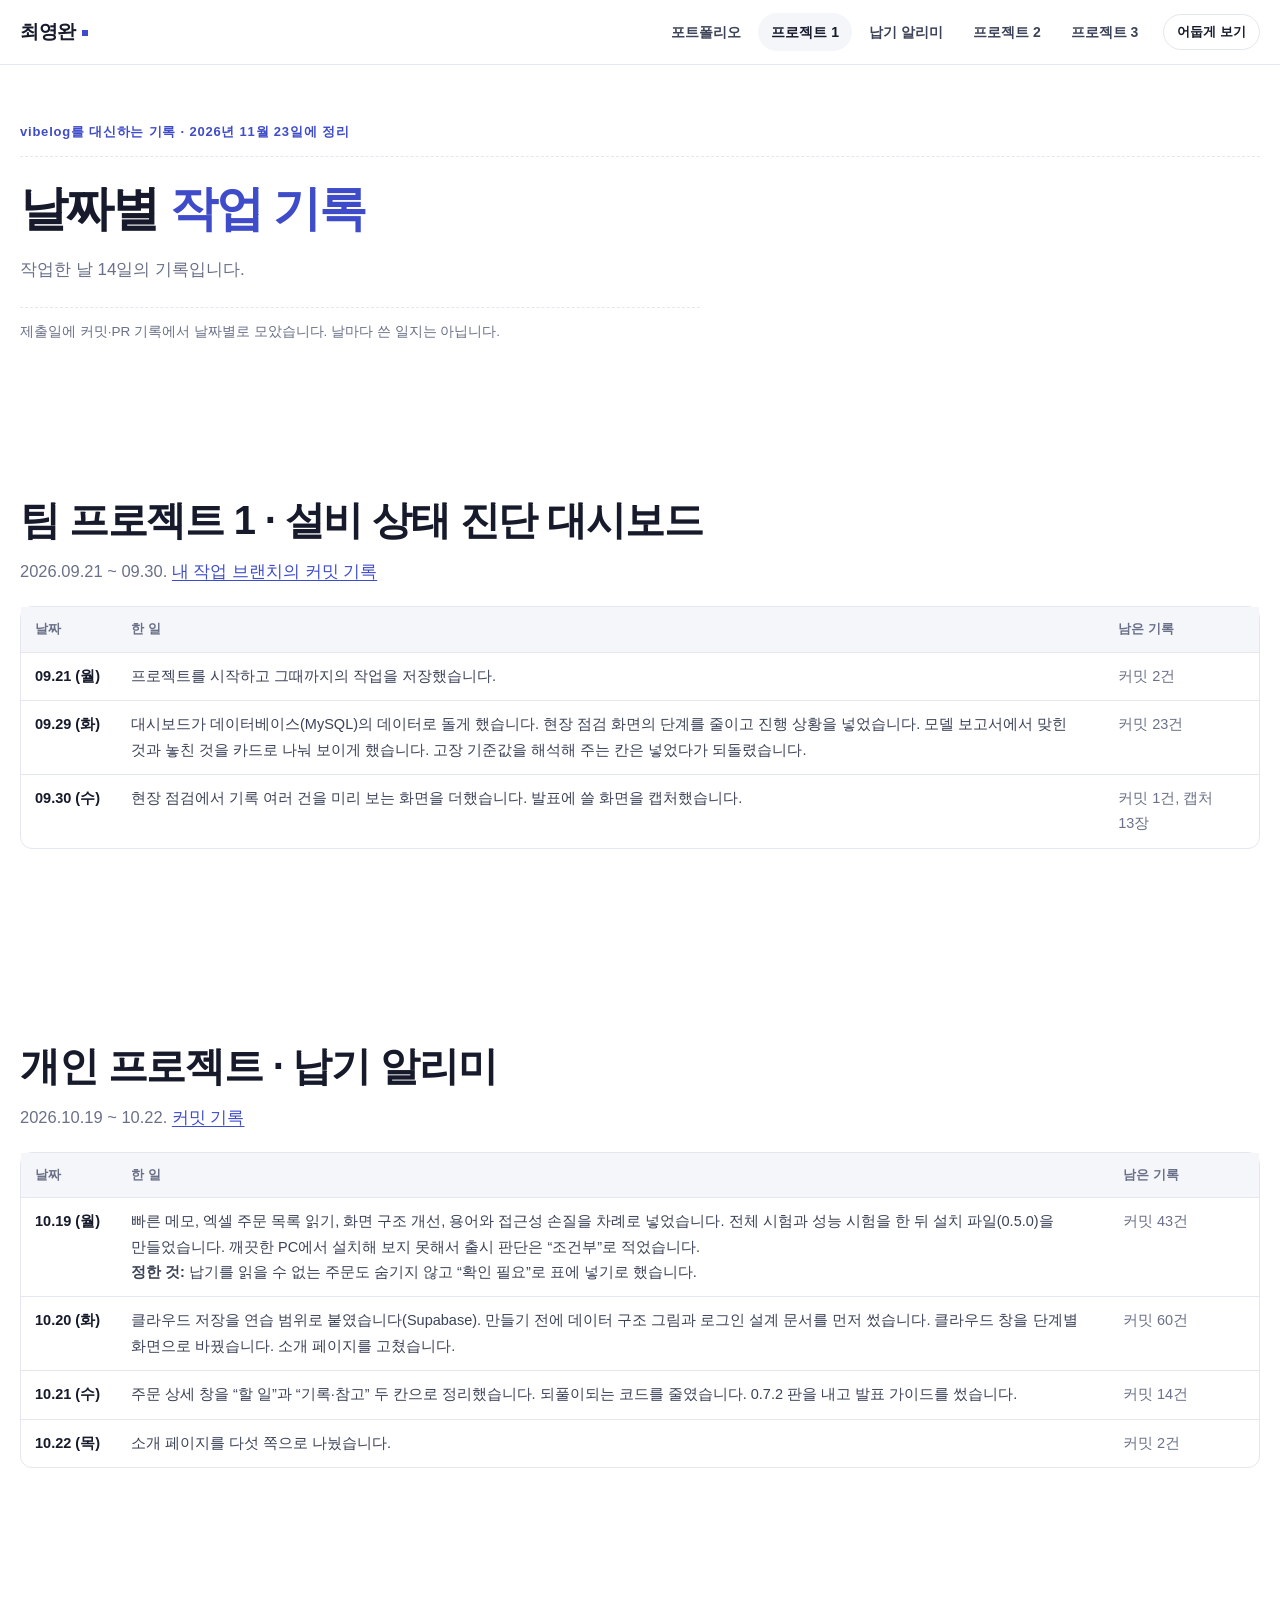
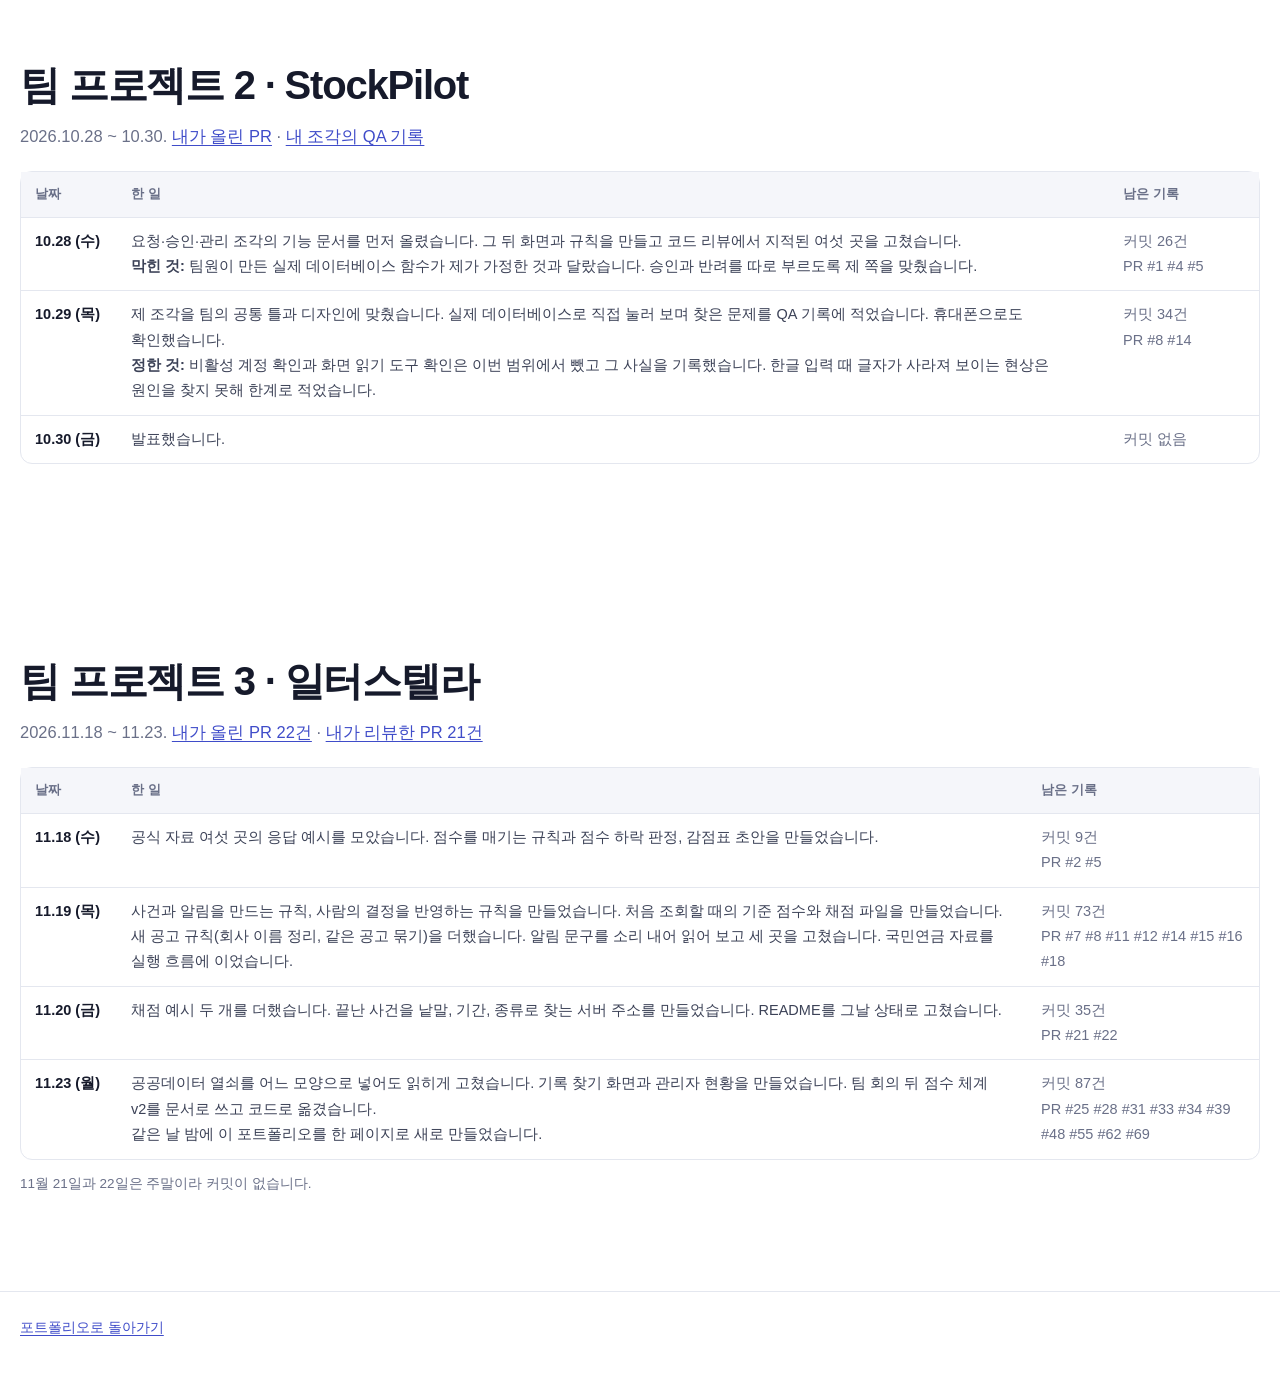
<file: worklog.html>
<!doctype html>
<html lang="ko">
<head>
  <meta charset="utf-8">
  <meta name="viewport" content="width=device-width, initial-scale=1">
  <meta name="theme-color" content="#ffffff" media="(prefers-color-scheme: light)">
  <meta name="theme-color" content="#12141d" media="(prefers-color-scheme: dark)">
  <meta name="robots" content="noindex, nofollow">
  <title>날짜별 작업 기록 · 최영완</title>
  <meta name="description" content="몇 월 며칠에 어떤 작업을 했는지 커밋과 PR 기록에서 날짜별로 모은 기록">
  <meta property="og:type" content="website">
  <meta property="og:title" content="최영완 · 날짜별 작업 기록">
  <meta property="og:description" content="작업한 날 14일의 커밋·PR 기록.">
  <meta property="og:url" content="https://2rodmlquf-bit.github.io/portfolio/worklog.html">
  <meta property="og:image" content="https://2rodmlquf-bit.github.io/portfolio/img/og.png">
  <meta property="og:image:width" content="1200">
  <meta property="og:image:height" content="630">
  <meta property="og:locale" content="ko_KR">
  <meta name="twitter:card" content="summary_large_image">
  <link rel="stylesheet" href="style.css?v=21">
  <script src="theme.js"></script>
  <script src="motion.js?v=2"></script>
</head>
<body>
<a class="skip-link" href="#main">본문으로 건너뛰기</a>
<nav class="top" aria-label="이동"><div class="wrap">
  <strong>최영완</strong>
  <a href="index.html">포트폴리오</a><a href="#p1">프로젝트 1</a><a href="#nabgi">납기 알리미</a><a href="#p2">프로젝트 2</a><a href="#p3">프로젝트 3</a>
  <button type="button" data-theme-toggle hidden>어둡게 보기</button>
</div></nav>

<main id="main">
<header class="hero"><div class="wrap">
  <p class="kicker">vibelog를 대신하는 기록 · 2026년 11월 23일에 정리</p>
  <h1>날짜별 <span>작업 기록</span></h1>
  <p class="lede">작업한 날 14일의 기록입니다.</p>
  <p class="note">제출일에 커밋·PR 기록에서 날짜별로 모았습니다. 날마다 쓴 일지는 아닙니다.</p>
</div></header>

<section id="p1"><div class="wrap">
  <h2>팀 프로젝트 1 · 설비 상태 진단 대시보드</h2>
  <p class="sec-lede">2026.09.21 ~ 09.30. <a href="https://github.com/DH99-03/LS_Rokets/commits/%EC%B5%9C%EC%98%81%EC%99%84_test">내 작업 브랜치의 커밋 기록</a></p>
  <table class="log">
    <tr><th>날짜</th><th>한 일</th><th>남은 기록</th></tr>
    <tr><td class="num">09.21 (월)</td><td>프로젝트를 시작하고 그때까지의 작업을 저장했습니다.</td><td class="num">커밋 2건</td></tr>
    <tr><td class="num">09.29 (화)</td><td>대시보드가 데이터베이스(MySQL)의 데이터로 돌게 했습니다. 현장 점검 화면의 단계를 줄이고 진행 상황을 넣었습니다. 모델 보고서에서 맞힌 것과 놓친 것을 카드로 나눠 보이게 했습니다. 고장 기준값을 해석해 주는 칸은 넣었다가 되돌렸습니다.</td><td class="num">커밋 23건</td></tr>
    <tr><td class="num">09.30 (수)</td><td>현장 점검에서 기록 여러 건을 미리 보는 화면을 더했습니다. 발표에 쓸 화면을 캡처했습니다.</td><td class="num">커밋 1건, 캡처 13장</td></tr>
  </table>
</div></section>

<section id="nabgi"><div class="wrap">
  <h2>개인 프로젝트 · 납기 알리미</h2>
  <p class="sec-lede">2026.10.19 ~ 10.22. <a href="https://github.com/2rodmlquf-bit/nabgi-alimi/commits/main">커밋 기록</a></p>
  <table class="log">
    <tr><th>날짜</th><th>한 일</th><th>남은 기록</th></tr>
    <tr><td class="num">10.19 (월)</td><td>빠른 메모, 엑셀 주문 목록 읽기, 화면 구조 개선, 용어와 접근성 손질을 차례로 넣었습니다. 전체 시험과 성능 시험을 한 뒤 설치 파일(0.5.0)을 만들었습니다. 깨끗한 PC에서 설치해 보지 못해서 출시 판단은 “조건부”로 적었습니다.<br><b>정한 것:</b> 납기를 읽을 수 없는 주문도 숨기지 않고 “확인 필요”로 표에 넣기로 했습니다.</td><td class="num">커밋 43건</td></tr>
    <tr><td class="num">10.20 (화)</td><td>클라우드 저장을 연습 범위로 붙였습니다(Supabase). 만들기 전에 데이터 구조 그림과 로그인 설계 문서를 먼저 썼습니다. 클라우드 창을 단계별 화면으로 바꿨습니다. 소개 페이지를 고쳤습니다.</td><td class="num">커밋 60건</td></tr>
    <tr><td class="num">10.21 (수)</td><td>주문 상세 창을 “할 일”과 “기록·참고” 두 칸으로 정리했습니다. 되풀이되는 코드를 줄였습니다. 0.7.2 판을 내고 발표 가이드를 썼습니다.</td><td class="num">커밋 14건</td></tr>
    <tr><td class="num">10.22 (목)</td><td>소개 페이지를 다섯 쪽으로 나눴습니다.</td><td class="num">커밋 2건</td></tr>
  </table>
</div></section>

<section id="p2"><div class="wrap">
  <h2>팀 프로젝트 2 · StockPilot</h2>
  <p class="sec-lede">2026.10.28 ~ 10.30. <a href="https://github.com/jhk4308/LS-VibeCoding-Project/pulls?q=is%3Apr+author%3A2rodmlquf-bit">내가 올린 PR</a> · <a href="https://github.com/2rodmlquf-bit/Project2_StockPilot/blob/main/docs/QA-5C.md">내 조각의 QA 기록</a></p>
  <table class="log">
    <tr><th>날짜</th><th>한 일</th><th>남은 기록</th></tr>
    <tr><td class="num">10.28 (수)</td><td>요청·승인·관리 조각의 기능 문서를 먼저 올렸습니다. 그 뒤 화면과 규칙을 만들고 코드 리뷰에서 지적된 여섯 곳을 고쳤습니다.<br><b>막힌 것:</b> 팀원이 만든 실제 데이터베이스 함수가 제가 가정한 것과 달랐습니다. 승인과 반려를 따로 부르도록 제 쪽을 맞췄습니다.</td><td class="num">커밋 26건<br>PR #1 #4 #5</td></tr>
    <tr><td class="num">10.29 (목)</td><td>제 조각을 팀의 공통 틀과 디자인에 맞췄습니다. 실제 데이터베이스로 직접 눌러 보며 찾은 문제를 QA 기록에 적었습니다. 휴대폰으로도 확인했습니다.<br><b>정한 것:</b> 비활성 계정 확인과 화면 읽기 도구 확인은 이번 범위에서 뺐고 그 사실을 기록했습니다. 한글 입력 때 글자가 사라져 보이는 현상은 원인을 찾지 못해 한계로 적었습니다.</td><td class="num">커밋 34건<br>PR #8 #14</td></tr>
    <tr><td class="num">10.30 (금)</td><td>발표했습니다.</td><td class="num">커밋 없음</td></tr>
  </table>
</div></section>

<section id="p3"><div class="wrap">
  <h2>팀 프로젝트 3 · 일터스텔라</h2>
  <p class="sec-lede">2026.11.18 ~ 11.23. <a href="https://github.com/jhk4308/LS-VibeCoding-Project2/pulls?q=is%3Apr+author%3A2rodmlquf-bit">내가 올린 PR 22건</a> · <a href="https://github.com/jhk4308/LS-VibeCoding-Project2/pulls?q=is%3Apr+reviewed-by%3A2rodmlquf-bit">내가 리뷰한 PR 21건</a></p>
  <table class="log">
    <tr><th>날짜</th><th>한 일</th><th>남은 기록</th></tr>
    <tr><td class="num">11.18 (수)</td><td>공식 자료 여섯 곳의 응답 예시를 모았습니다. 점수를 매기는 규칙과 점수 하락 판정, 감점표 초안을 만들었습니다.</td><td class="num">커밋 9건<br>PR #2 #5</td></tr>
    <tr><td class="num">11.19 (목)</td><td>사건과 알림을 만드는 규칙, 사람의 결정을 반영하는 규칙을 만들었습니다. 처음 조회할 때의 기준 점수와 채점 파일을 만들었습니다. 새 공고 규칙(회사 이름 정리, 같은 공고 묶기)을 더했습니다. 알림 문구를 소리 내어 읽어 보고 세 곳을 고쳤습니다. 국민연금 자료를 실행 흐름에 이었습니다.</td><td class="num">커밋 73건<br>PR #7 #8 #11 #12 #14 #15 #16 #18</td></tr>
    <tr><td class="num">11.20 (금)</td><td>채점 예시 두 개를 더했습니다. 끝난 사건을 낱말, 기간, 종류로 찾는 서버 주소를 만들었습니다. README를 그날 상태로 고쳤습니다.</td><td class="num">커밋 35건<br>PR #21 #22</td></tr>
    <tr><td class="num">11.23 (월)</td><td>공공데이터 열쇠를 어느 모양으로 넣어도 읽히게 고쳤습니다. 기록 찾기 화면과 관리자 현황을 만들었습니다. 팀 회의 뒤 점수 체계 v2를 문서로 쓰고 코드로 옮겼습니다.<br>같은 날 밤에 이 포트폴리오를 한 페이지로 새로 만들었습니다.</td><td class="num">커밋 87건<br>PR #25 #28 #31 #33 #34 #39 #48 #55 #62 #69</td></tr>
  </table>
  <p class="note">11월 21일과 22일은 주말이라 커밋이 없습니다.</p>
</div></section>
</main>

<footer class="end"><div class="wrap"><a href="index.html">포트폴리오로 돌아가기</a></div></footer>
</body>
</html>
</file>
<file: style.css>
/* 색은 여기 한 곳에서만 정한다. 그라데이션은 쓰지 않는다. 바탕은 흰색·연한 회청색, 강조는 남색 하나, 프로젝트 표시는 파스텔 칩. */
:root {
  color-scheme: light;
  --bg: #ffffff; --alt: #f5f6fa; --card: #ffffff; --ink: #161a2b; --sub: #3c4257; --muted: #6a7088; --line: #e4e7ef;
  --accent: #3f4cc9; --on-accent: #ffffff;
  --p1: #fde6d8; --p1-ink: #8a3b12; --nb: #ebe6fc; --nb-ink: #46379a; --p2: #dcf2e6; --p2-ink: #1e6647; --p3: #dfedfb; --p3-ink: #1d5687;
  --note: #fff4cf; --note-ink: #6e4b00;
}
@media (prefers-color-scheme: dark) {
  :root:not([data-theme="light"]) {
    color-scheme: dark;
    --bg: #12141d; --alt: #181b27; --card: #1d2130; --ink: #eef0f7; --sub: #c9cde0; --muted: #9da3bb; --line: #2c3144;
    --accent: #9ea8ff; --on-accent: #12141d;
    --p1: #45291c; --p1-ink: #ffd3bc; --nb: #2d2754; --nb-ink: #d3ccff; --p2: #173a2b; --p2-ink: #b5e8cf; --p3: #17324b; --p3-ink: #bcdcf7;
    --note: #3a3016; --note-ink: #ffe59a;
  }
}
:root[data-theme="dark"] {
  color-scheme: dark;
  --bg: #12141d; --alt: #181b27; --card: #1d2130; --ink: #eef0f7; --sub: #c9cde0; --muted: #9da3bb; --line: #2c3144;
  --accent: #9ea8ff; --on-accent: #12141d;
  --p1: #45291c; --p1-ink: #ffd3bc; --nb: #2d2754; --nb-ink: #d3ccff; --p2: #173a2b; --p2-ink: #b5e8cf; --p3: #17324b; --p3-ink: #bcdcf7;
  --note: #3a3016; --note-ink: #ffe59a;
}

* { box-sizing: border-box; }
html { scroll-behavior: smooth; scroll-padding-top: 72px; }
@media (prefers-reduced-motion: reduce) { html { scroll-behavior: auto; } * { transition: none !important; } }
body {
  margin: 0; background: var(--bg); color: var(--ink); font-size: 16px; line-height: 1.75;
  font-family: "Pretendard", "SUIT", -apple-system, "Apple SD Gothic Neo", "Malgun Gothic", "Noto Sans KR", sans-serif;
  word-break: keep-all; overflow-wrap: anywhere; -webkit-font-smoothing: antialiased;
}
a { color: var(--accent); text-underline-offset: 3px; }
a:focus-visible, button:focus-visible, summary:focus-visible { outline: 3px solid var(--accent); outline-offset: 2px; border-radius: 6px; }
img { max-width: 100%; height: auto; display: block; }
.wrap { max-width: 1360px; margin: 0 auto; padding: 0 20px; }

/* 위쪽 메뉴 */
.top { position: sticky; top: 0; z-index: 10; background: var(--bg); border-bottom: 1px solid var(--line); }
.top .wrap { display: flex; align-items: center; gap: 4px; height: 64px; overflow-x: auto; white-space: nowrap; scrollbar-width: none; }
.top .wrap::-webkit-scrollbar { display: none; }
.top strong { margin-right: auto; padding-right: 16px; font-size: 19px; letter-spacing: -0.02em; }
.top strong::after { content: ""; display: inline-block; width: 6px; height: 6px; background: var(--accent); margin-left: 6px; vertical-align: middle; }
.top a { color: var(--sub); text-decoration: none; font-size: 14px; font-weight: 600; padding: 7px 13px; border-radius: 999px; }
.top a:hover { background: var(--alt); color: var(--ink); }
.top button { font: inherit; font-size: 13px; font-weight: 600; color: var(--ink); background: var(--bg); border: 1px solid var(--line); border-radius: 999px; padding: 6px 13px; margin-left: 8px; cursor: pointer; }

/* 공통 */
section { padding: 96px 0; }
section.alt { background: var(--alt); }
.eyebrow { display: flex; align-items: center; gap: 10px; margin: 0 0 14px; font-size: 13px; font-weight: 700; letter-spacing: .08em; color: var(--accent); }
.eyebrow::before { content: ""; width: 22px; height: 2px; background: currentColor; }
h2 { font-size: 40px; line-height: 1.25; letter-spacing: -0.03em; margin: 0 0 12px; }
.sec-lede { color: var(--muted); margin: 0 0 36px; max-width: 680px; font-size: 16.5px; }
h3 { margin: 0; letter-spacing: -0.02em; }
h4 { font-size: 15px; margin: 22px 0 8px; }
.note { font-size: 13.5px; color: var(--muted); margin: 12px 0 0; }
.chip { display: inline-block; font-size: 12.5px; font-weight: 700; line-height: 1.5; padding: 3px 11px; border-radius: 999px; }
.c-p1 { background: var(--p1); color: var(--p1-ink); } .c-nb { background: var(--nb); color: var(--nb-ink); }
.c-p2 { background: var(--p2); color: var(--p2-ink); } .c-p3 { background: var(--p3); color: var(--p3-ink); }
.c-note { background: var(--note); color: var(--note-ink); }
.btn { display: inline-flex; align-items: center; gap: 8px; font-size: 15px; font-weight: 700; text-decoration: none; padding: 13px 22px; border-radius: 999px; background: var(--accent); color: var(--on-accent); border: 1px solid var(--accent); }
.btn.ghost { background: var(--bg); color: var(--ink); border-color: var(--line); }
.btn:hover { filter: brightness(1.06); }

/* 첫 화면: 물류 운송장(송장) 모양. 칸을 나눈 선과 고정폭 글자로 표현하고 색 번짐은 쓰지 않는다 */
.hero { padding: 56px 0; }
.mono { font-family: ui-monospace, "Cascadia Mono", Consolas, "Pretendard", "Malgun Gothic", "Apple SD Gothic Neo", sans-serif; letter-spacing: .04em; }
.waybill { border: 2px solid var(--ink); border-radius: 18px; background: var(--bg); overflow: hidden; }
.wb-head { display: flex; justify-content: space-between; align-items: center; gap: 16px; padding: 16px 28px; border-bottom: 2px solid var(--ink); }
.wb-head p { margin: 0; font-size: 14px; font-weight: 700; }
.wb-head p span { margin-left: 16px; color: var(--muted); font-weight: 500; }
.barcode { width: 180px; height: 38px; fill: var(--ink); flex: none; }
.wb-main { display: grid; grid-template-columns: 1.55fr 1fr; }
.wb-from { padding: 32px 36px 30px 28px; border-right: 1px dashed var(--line); }
.wb-track { padding: 32px 28px 28px; background: var(--alt); }
.label { margin: 0 0 6px; font-size: 12px; font-weight: 700; letter-spacing: .08em; color: var(--accent); font-family: ui-monospace, "Cascadia Mono", Consolas, "Pretendard", "Malgun Gothic", "Apple SD Gothic Neo", sans-serif; }
.place { margin: 0 0 22px; font-size: 20px; font-weight: 800; letter-spacing: -0.02em; }
.place span { display: block; font-size: 14px; font-weight: 500; color: var(--muted); letter-spacing: 0; }
.hero h1 { font-size: 50px; line-height: 1.25; letter-spacing: -0.04em; margin: 4px 0 18px; font-weight: 800; padding-top: 22px; border-top: 1px dashed var(--line); }
.hero h1 em { font-style: normal; color: var(--accent); text-decoration: underline; text-decoration-thickness: 6px; text-underline-offset: 6px; text-decoration-color: var(--nb); }
.hero .lede { color: var(--muted); margin: 0 0 24px; max-width: 600px; padding-bottom: 22px; border-bottom: 1px dashed var(--line); }
.track { list-style: none; margin: 10px 0 0; padding: 0; position: relative; }
.track::before { content: ""; position: absolute; left: 6px; top: 8px; bottom: 8px; border-left: 2px dashed var(--line); }
.track li { position: relative; padding: 0 0 20px 30px; }
.track li:last-child { padding-bottom: 0; }
.track li::before { content: ""; position: absolute; left: -3px; top: 3px; width: 14px; height: 14px; border-radius: 50%; background: var(--dot, var(--muted)); border: 3px solid var(--alt); }
.track .t-p1 { --dot: var(--p1-ink); } .track .t-nb { --dot: var(--nb-ink); } .track .t-p2 { --dot: var(--p2-ink); } .track .t-p3 { --dot: var(--p3-ink); }
.track time { display: block; font-size: 12.5px; color: var(--muted); font-family: ui-monospace, "Cascadia Mono", Consolas, "Pretendard", "Malgun Gothic", "Apple SD Gothic Neo", sans-serif; }
.track b, .track a { display: block; font-weight: 700; color: var(--ink); text-decoration: none; line-height: 1.45; }
.track a:hover { color: var(--accent); }
.track span { display: block; font-size: 13.5px; color: var(--muted); line-height: 1.5; }
.track .now a::after { content: "현재"; margin-left: 8px; font-size: 11.5px; font-weight: 700; padding: 1px 8px; border-radius: 999px; background: var(--accent); color: var(--on-accent); vertical-align: 2px; }
.wb-cargo { display: grid; grid-template-columns: repeat(4, 1fr); margin: 0; border-top: 2px solid var(--ink); }
.wb-cargo > div { padding: 18px 22px; border-left: 1px dashed var(--line); }
.wb-cargo > div:first-child { border-left: 0; padding-left: 28px; }
.wb-cargo dt { font-size: 12px; font-weight: 700; letter-spacing: .06em; color: var(--muted); }
.wb-cargo dd { margin: 2px 0 0; font-size: 28px; font-weight: 800; letter-spacing: -0.03em; font-variant-numeric: tabular-nums; line-height: 1.3; }
.wb-cargo small { font-size: 13px; color: var(--muted); }
.wb-foot { border-top: 1px dashed var(--line); padding: 12px 28px; font-size: 14px; color: var(--sub); }
.wb-foot p { margin: 0; }
.wb-foot .mono { font-size: 12px; font-weight: 700; color: var(--accent); margin-right: 10px; }
.hero-actions { margin-top: 24px; }
.actions { display: flex; flex-wrap: wrap; gap: 10px; }

/* 한 일 표 (할 수 있는 것 → 근거) */
.skills { background: var(--card); border: 1px solid var(--line); border-radius: 22px; padding: 10px 28px; margin-bottom: 56px; }
.skills > p { margin: 14px 0 4px; font-size: 13px; font-weight: 700; color: var(--accent); }
.skills dl { margin: 0; }
.skills .row { display: grid; grid-template-columns: 230px 1fr; gap: 16px; padding: 14px 0; border-top: 1px solid var(--line); }
.skills .row:first-child { border-top: 0; }
.skills dt { font-weight: 700; }
.skills dd { margin: 0; color: var(--sub); }
.skills dd a { text-decoration: none; font-weight: 600; }

/* 여정 한눈에 */
.steps { list-style: none; padding: 0; margin: 0 0 44px; display: grid; grid-template-columns: repeat(5, 1fr); position: relative; }
.steps::before { content: ""; position: absolute; top: 9px; left: 9px; right: 9px; height: 2px; background: var(--line); }
.steps li { position: relative; padding: 30px 12px 0 0; }
.steps li::before { content: ""; position: absolute; top: 0; left: 0; width: 20px; height: 20px; border-radius: 50%; background: var(--dot, var(--line)); border: 4px solid var(--bg); box-shadow: 0 0 0 1px var(--line); }
.steps .s-p1 { --dot: var(--p1-ink); } .steps .s-nb { --dot: var(--nb-ink); } .steps .s-p2 { --dot: var(--p2-ink); } .steps .s-p3 { --dot: var(--p3-ink); }
.steps small { display: block; font-size: 13px; color: var(--muted); font-variant-numeric: tabular-nums; }
.steps a, .steps b { font-weight: 700; color: var(--ink); text-decoration: none; font-size: 15.5px; }
.steps p { margin: 2px 0 0; font-size: 13.5px; color: var(--muted); line-height: 1.55; }

/* 프로젝트 카드 */
.proj { margin-bottom: 28px; }
/* 사진은 자르지 않는다. 두 장을 칸의 위·아래 끝에 붙여 글 칸과 끝을 맞춘다 */
.proj .shot { display: flex; flex-direction: column; justify-content: space-between; gap: 22px; margin: 0; }
.proj .shot figure { margin: 0; }
.proj .shot img { width: 100%; height: auto; border-radius: 16px; border: 1px solid var(--line); background: var(--card); box-shadow: 0 8px 28px rgba(20, 24, 50, .10); }
.zoom { display: block; cursor: zoom-in; border-radius: 16px; }
.zoom:hover img { border-color: var(--accent); }
.proj .shot figcaption { font-size: 13px; color: var(--muted); margin-top: 10px; }
.meta { display: flex; flex-wrap: wrap; align-items: center; gap: 8px 10px; margin: 0 0 14px; font-size: 13.5px; color: var(--muted); font-variant-numeric: tabular-nums; }
.meta .num { display: inline-grid; place-items: center; width: 34px; height: 28px; border-radius: 999px; background: var(--ink); color: var(--bg); font-size: 13px; font-weight: 800; }
.proj h3 { font-size: 32px; line-height: 1.25; }
.proj .one { font-size: 17px; color: var(--muted); margin: 10px 0 20px; }
.rows { margin: 0; border-top: 1px solid var(--line); }
.rows > div { display: grid; grid-template-columns: 92px 1fr; gap: 14px; padding: 13px 0; border-bottom: 1px solid var(--line); }
.rows dt { font-size: 14px; font-weight: 700; color: var(--accent); }
.rows dd { margin: 0; font-size: 15px; color: var(--sub); }
.tags { list-style: none; padding: 0; margin: 18px 0 0; display: flex; flex-wrap: wrap; gap: 6px; }
.tags li { font-size: 13px; font-weight: 600; padding: 4px 12px; border-radius: 999px; border: 1px solid var(--line); background: var(--bg); color: var(--sub); }
.proof { margin: 18px 0 0; font-size: 14.5px; }
.proof b { display: block; font-size: 14px; margin-bottom: 4px; }
.proof ul { margin: 0; padding-left: 18px; }
.changed { background: var(--note); color: var(--note-ink); border-radius: 14px; padding: 13px 16px; margin: 18px 0 0; font-size: 15px; }
.changed b { margin-right: 6px; }
details.more { margin-top: 20px; }
details.more summary { display: inline-flex; align-items: center; gap: 8px; cursor: pointer; font-weight: 700; font-size: 15px; padding: 11px 20px; border-radius: 999px; background: var(--accent); color: var(--on-accent); list-style: none; }
details.more summary::-webkit-details-marker { display: none; }
details.more summary::after { content: "↓"; }
details.more[open] summary::after { content: "↑"; }
details.more > div { margin-top: 14px; }
details.more h4:first-child { margin-top: 6px; }
ul.plain { margin: 0; padding-left: 20px; font-size: 15px; color: var(--sub); }
ul.plain li { margin: 5px 0; }
blockquote { margin: 0 0 20px; padding: 14px 18px; border-left: 3px solid var(--accent); background: var(--bg); border-radius: 0 14px 14px 0; font-size: 15.5px; }
blockquote footer { font-size: 13px; color: var(--muted); margin-top: 4px; }

/* 표: 바깥 테두리만 둥글게, 안쪽은 가로줄만 */
table { width: 100%; border-collapse: separate; border-spacing: 0; font-size: 14.5px; border: 1px solid var(--line); border-radius: 14px; background: var(--card); }
th, td { padding: 11px 14px; text-align: left; vertical-align: top; border-bottom: 1px solid var(--line); }
tr:last-child td { border-bottom: 0; }
th { background: var(--alt); white-space: nowrap; font-size: 13px; font-weight: 700; color: var(--muted); }
td:first-child { font-weight: 700; color: var(--ink); min-width: 84px; }
td { color: var(--sub); }
td.num { font-variant-numeric: tabular-nums; white-space: nowrap; }
td.num a { display: inline-block; margin: 0 4px 4px 0; padding: 1px 10px; border-radius: 999px; background: var(--alt); border: 1px solid var(--line); font-size: 13px; font-weight: 700; text-decoration: none; }
td.num a:hover { border-color: var(--accent); }

/* 달라진 것 */
.split { display: grid; grid-template-columns: 1fr 1.25fr; gap: 56px; align-items: start; }
.split .stick { position: sticky; top: 100px; }
.split .lead-text { color: var(--muted); margin: 0; }
.cards { display: grid; gap: 16px; }
.cardx { background: var(--card); border: 1px solid var(--line); border-radius: 20px; padding: 24px 26px; display: grid; grid-template-columns: 40px 1fr; gap: 6px 14px; }
.cardx > span { font-size: 14px; font-weight: 800; color: var(--accent); padding-top: 3px; }
.cardx h3 { font-size: 19px; }
.cardx p { grid-column: 2; margin: 4px 0 0; font-size: 15px; color: var(--sub); }
.cardx p b { display: inline-block; min-width: 38px; font-size: 13px; color: var(--muted); }
.cardx .why { font-size: 13.5px; color: var(--muted); border-top: 1px dashed var(--line); padding-top: 10px; margin-top: 10px; }

/* 한계 · 연락 */
.limits { list-style: none; padding: 0; margin: 0; display: grid; grid-template-columns: repeat(2, 1fr); gap: 16px; }
.limits li { background: var(--card); border: 1px solid var(--line); border-radius: 20px; padding: 22px 24px; font-size: 15px; color: var(--sub); }
.limits li .chip { display: table; margin-bottom: 8px; }
.contact-box { display: grid; grid-template-columns: 1fr auto; gap: 32px; align-items: center; background: var(--ink); color: var(--bg); border-radius: 28px; padding: 48px; }
.contact-box h2 { color: var(--bg); }
.contact-box p { margin: 0; color: var(--bg); opacity: .8; }
.contact-box .btn { background: var(--bg); color: var(--ink); border-color: var(--bg); }
.contact-box .btn.ghost { background: transparent; color: var(--bg); border-color: var(--muted); }
footer.end { border-top: 1px solid var(--line); padding: 24px 0 48px; font-size: 13.5px; color: var(--muted); }

/* 날짜별 기록(worklog.html) */
.hero .kicker { color: var(--accent); font-size: 13px; font-weight: 700; letter-spacing: .06em; margin: 0 0 12px; }
.hero > .wrap > h1 { font-size: 48px; line-height: 1.25; letter-spacing: -0.04em; margin: 0 0 16px; }
.hero > .wrap > h1 span { color: var(--accent); }
.hero > .wrap > .lede { font-size: 17px; color: var(--muted); max-width: 680px; margin: 0; }
section > .wrap > h2 + .sec-lede { margin: 4px 0 20px; }
table.log { background: var(--card); border-radius: 12px; }
table.log td:first-child { min-width: 96px; white-space: nowrap; font-weight: 700; }
table.log td:last-child { min-width: 150px; color: var(--muted); white-space: normal; }

@media (max-width: 960px) {
  .split, .proj { grid-template-columns: 1fr; gap: 28px; }
  .wb-main { grid-template-columns: 1fr; }
  .wb-from { border-right: 0; border-bottom: 1px dashed var(--line); }
  .wb-cargo { grid-template-columns: repeat(2, 1fr); }
  .wb-cargo > div:nth-child(3) { border-left: 0; padding-left: 28px; }
  .wb-cargo > div:nth-child(n+3) { border-top: 1px dashed var(--line); }
  .proj.flip { grid-template-columns: 1fr; }
  .proj.flip .shot { order: 0; }
  .split .stick { position: static; }
  .steps { grid-template-columns: 1fr; }
  .steps::before { top: 9px; bottom: 9px; left: 9px; right: auto; width: 2px; height: auto; }
  .steps li { padding: 0 0 18px 34px; }
  .contact-box { grid-template-columns: 1fr; }
}
@media (max-width: 620px) {
  table { display: block; overflow-x: auto; }
  section { padding: 64px 0; }
  .hero { padding-top: 40px; }
  .hero h1 { font-size: 30px; }
  .wb-head { padding: 14px 18px; } .wb-head p span { display: block; margin-left: 0; } .barcode { width: 100px; }
  .wb-from, .wb-track { padding: 24px 18px; }
  .wb-cargo > div, .wb-cargo > div:first-child, .wb-cargo > div:nth-child(3) { padding: 14px 18px; }
  .wb-cargo dd { font-size: 22px; }
  .wb-foot { padding: 12px 18px; }
  h2 { font-size: 30px; }
  .proj { padding: 22px; border-radius: 22px; }
  .proj h3 { font-size: 27px; }
  .rows > div { grid-template-columns: 1fr; gap: 2px; }
  .skills { padding: 6px 18px; }
  .skills .row { grid-template-columns: 1fr; gap: 2px; }
  .limits { grid-template-columns: 1fr; }
  .contact-box { padding: 30px 24px; }
  .hero > .wrap > h1 { font-size: 34px; }
}
@media print { .top { position: static; } .top button { display: none; } details.more > div { display: block; } }
.proj .shot figure:last-child figcaption::after { content: " 사진을 누르면 크게 봅니다."; }

/* ===== 아래 구역도 운송장(송장) 모양으로 맞춘다: 진한 테두리, 점선 칸, 고정폭 글자 ===== */
.eyebrow { font-family: ui-monospace, "Cascadia Mono", Consolas, "Pretendard", "Malgun Gothic", "Apple SD Gothic Neo", sans-serif; letter-spacing: .06em; }
.barcode.sm { width: 120px; height: 26px; }
section.alt { background: var(--alt); }

/* 해 본 일 표 = 포장 목록 */
.skills { border: 2px solid var(--ink); border-radius: 16px; padding: 0; overflow: hidden; background: var(--bg); }
.skills > p { margin: 0; padding: 12px 24px; border-bottom: 2px solid var(--ink); font-size: 12.5px; color: var(--ink); }
.skills dl { padding: 4px 24px; }
.skills .row { border-top: 1px dashed var(--line); }

/* 여정 줄 = 배송 추적 점선 */
.steps::before { background: none; border-top: 2px dashed var(--line); height: 0; }
.steps small { font-family: ui-monospace, "Cascadia Mono", Consolas, "Pretendard", "Malgun Gothic", "Apple SD Gothic Neo", sans-serif; }

/* 프로젝트 카드 = 화물 송장 */
.proj { display: block; padding: 0; background: var(--bg); border: 2px solid var(--ink); border-radius: 18px; overflow: hidden; }
.proj-head { display: flex; justify-content: space-between; align-items: center; gap: 16px; padding: 12px 28px; border-bottom: 2px solid var(--ink); }
.proj-head .meta { margin: 0; font-family: ui-monospace, "Cascadia Mono", Consolas, "Pretendard", "Malgun Gothic", "Apple SD Gothic Neo", sans-serif; font-size: 13px; }
.proj-body { display: grid; grid-template-columns: 1.75fr 1fr; gap: 0; align-items: stretch; }
.proj.flip .proj-body { grid-template-columns: 1fr 1.75fr; }
.proj-body > .shot { padding: 30px; background: var(--alt); border-right: 1px dashed var(--line); }
.proj-body > div:not(.shot) { padding: 30px 30px 28px; }
.proj.flip .proj-body > .shot { order: 2; border-right: 0; border-left: 1px dashed var(--line); }
.proj-body > * { min-width: 0; }
.rows { border-top: 1px dashed var(--line); }
.rows > div { border-bottom: 1px dashed var(--line); }
.rows dt { font-family: ui-monospace, "Cascadia Mono", Consolas, "Pretendard", "Malgun Gothic", "Apple SD Gothic Neo", sans-serif; font-size: 12.5px; letter-spacing: .02em; }
.tags li { border-style: dashed; font-family: ui-monospace, "Cascadia Mono", Consolas, "Pretendard", "Malgun Gothic", "Apple SD Gothic Neo", sans-serif; font-size: 12px; }
.changed { background: transparent; color: var(--ink); border: 2px dashed var(--note-ink); border-radius: 12px; }
.changed b { font-family: ui-monospace, "Cascadia Mono", Consolas, "Pretendard", "Malgun Gothic", "Apple SD Gothic Neo", sans-serif; font-size: 12.5px; color: var(--note-ink); }

/* 달라진 것 = 접수증 */
.cardx { border: 2px solid var(--ink); border-radius: 14px; background: var(--bg); }
.cardx > span { font-family: ui-monospace, "Cascadia Mono", Consolas, "Pretendard", "Malgun Gothic", "Apple SD Gothic Neo", sans-serif; }
.cardx p b { font-family: ui-monospace, "Cascadia Mono", Consolas, "Pretendard", "Malgun Gothic", "Apple SD Gothic Neo", sans-serif; font-size: 12px; }

/* 한계 = 검수 메모 */
.limits li { border: 2px solid var(--ink); border-radius: 14px; background: var(--bg); position: relative; padding-left: 58px; }
.limits li::before { content: ""; position: absolute; left: 22px; top: 25px; width: 16px; height: 16px; border: 2px solid var(--ink); border-radius: 3px; }
.limits li .chip { font-family: ui-monospace, "Cascadia Mono", Consolas, "Pretendard", "Malgun Gothic", "Apple SD Gothic Neo", sans-serif; font-size: 11.5px; }

/* 연락 = 인수 확인 영수증 */
.contact-box { display: block; padding: 0; background: var(--bg); color: var(--ink); border: 2px solid var(--ink); border-radius: 18px; overflow: hidden; }
.contact-box .wb-head { padding: 14px 28px; }
.contact-box h2 { color: var(--ink); margin-bottom: 10px; }
.cb-body { display: grid; grid-template-columns: 1fr auto; gap: 24px; align-items: end; padding: 28px; }
.cb-list { margin: 0; display: grid; gap: 6px; }
.cb-list > div { display: grid; grid-template-columns: 80px 1fr; }
.cb-list dt { font-family: ui-monospace, "Cascadia Mono", Consolas, "Pretendard", "Malgun Gothic", "Apple SD Gothic Neo", sans-serif; font-size: 12.5px; color: var(--muted); padding-top: 3px; }
.cb-list dd { margin: 0; font-weight: 600; }
.contact-box .btn { background: var(--accent); color: var(--on-accent); border-color: var(--accent); }
.contact-box .btn.ghost { background: var(--bg); color: var(--ink); border-color: var(--line); }
.cb-sign { display: flex; align-items: center; gap: 14px; margin: 0; padding: 14px 28px 20px; border-top: 1px dashed var(--line); }
.cb-sign .mono { font-size: 12px; font-weight: 700; color: var(--accent); white-space: nowrap; }
.cb-sign .line { flex: 1; border-bottom: 1px solid var(--muted); height: 18px; max-width: 320px; }

@media (max-width: 960px) {
  .proj-body, .proj.flip .proj-body { grid-template-columns: 1fr; }
  .proj.flip .proj-body > .shot { order: 0; border-left: 0; }
  .proj-body > .shot { border-right: 0; border-bottom: 1px dashed var(--line); }
  .cb-body { grid-template-columns: 1fr; }
}
@media (max-width: 620px) {
  .proj-head { padding: 10px 16px; } .barcode.sm { width: 70px; }
  .proj-body > .shot, .proj-body > div:not(.shot) { padding: 18px; }
  .skills > p, .skills dl { padding-left: 16px; padding-right: 16px; }
  .cb-body, .contact-box .wb-head, .cb-sign { padding-left: 18px; padding-right: 18px; }
}
.contact-box p { color: inherit; opacity: 1; }
.contact-box .wb-head p { font-size: 14px; font-weight: 700; }

/* ===== 움직임 (motion.js가 html에 motion을 붙였을 때만. 동작 줄이기를 켠 사람에게는 없음) ===== */
.top { position: sticky; }
.read-bar { position: absolute; left: 0; right: 0; bottom: -1px; height: 2px; background: var(--accent); transform: scaleX(0); transform-origin: left center; pointer-events: none; }
.top a.is-active { background: var(--alt); color: var(--ink); }
.motion .rv { opacity: 0; transform: translateY(22px); transition: opacity .6s ease, transform .6s cubic-bezier(.2,.7,.2,1); }
.motion .rv.is-in { opacity: 1; transform: none; }
/* 운송 기록 점이 차례로 찍힌다 */
.motion .waybill .track li { opacity: 0; transform: translateX(-8px); transition: opacity .45s ease, transform .45s ease; }
.motion .waybill.is-in .track li { opacity: 1; transform: none; }
.motion .waybill.is-in .track li:nth-child(1) { transition-delay: .25s; }
.motion .waybill.is-in .track li:nth-child(2) { transition-delay: .4s; }
.motion .waybill.is-in .track li:nth-child(3) { transition-delay: .55s; }
.motion .waybill.is-in .track li:nth-child(4) { transition-delay: .7s; }
.motion .waybill.is-in .track li:nth-child(5) { transition-delay: .85s; }
/* 지금 단계 점이 천천히 깜빡인다 */
.motion .track .now::after { content: ""; position: absolute; left: -3px; top: 3px; width: 14px; height: 14px; border-radius: 50%; border: 3px solid var(--p3-ink); animation: ping 2.2s ease-out 4; }
@keyframes ping { 0% { transform: scale(1); opacity: .7; } 80%, 100% { transform: scale(2.2); opacity: 0; } }
/* 바코드를 한 번 훑는 빛 */
.motion .wb-head { position: relative; overflow: hidden; }
.motion .waybill.is-in .wb-head::after { content: ""; position: absolute; top: 0; bottom: 0; width: 3px; right: 200px; background: var(--accent); opacity: 0; animation: scan 1.4s ease .3s 1; }
@keyframes scan { 0% { opacity: .9; transform: translateX(0); } 100% { opacity: 0; transform: translateX(190px); } }
/* 달라진 점 도장이 찍히듯 */
.motion .proj .changed { transform: scale(1.06) rotate(-1deg); opacity: 0; transition: transform .35s cubic-bezier(.3,1.6,.5,1) .35s, opacity .2s ease .35s; }
.motion .proj.is-in .changed { transform: none; opacity: 1; }
/* 카드와 사진에 손을 올리면 */
.proj, .cardx, .limits li, .skills { transition: box-shadow .2s ease, transform .2s ease; }
.proj:hover, .cardx:hover { box-shadow: 6px 6px 0 var(--ink); transform: translate(-2px, -2px); }
.motion .proj.rv.is-in:hover, .motion .cardx.rv.is-in:hover { transform: translate(-2px, -2px); }
.zoom img { transition: transform .3s ease; }
.zoom:hover img { transform: scale(1.015); }
.skills .row { transition: background .15s ease; }
.skills .row:hover { background: var(--alt); }
.btn { transition: transform .15s ease, filter .15s ease; }
.btn:hover { transform: translateY(-1px); }
@media (prefers-reduced-motion: reduce) {
  .proj:hover, .cardx:hover, .btn:hover, .zoom:hover img { transform: none; }
  .motion .track .now::after { animation: none; display: none; }
}
/* 날짜별 기록 표는 휴대폰에서 칸을 위아래로 쌓는다(가운데 칸이 한 글자 폭으로 좁아지지 않게) */
@media (max-width: 620px) {
  table.log { display: block; overflow: visible; }
  table.log tbody, table.log tr, table.log td { display: block; }
  table.log tr:first-child { display: none; }
  table.log tr { padding: 12px 14px; border-bottom: 1px solid var(--line); }
  table.log tr:last-child { border-bottom: 0; }
  table.log td { border: 0; padding: 2px 0; min-width: 0; }
  table.log td:last-child { font-size: 13px; }
}

/* 점검 반영: 건너뛰기 링크, 제목 줄바꿈, 터치 */
.skip-link { position: absolute; left: 12px; top: -60px; z-index: 20; padding: 10px 16px; border-radius: 10px; background: var(--ink); color: var(--bg); font-weight: 700; text-decoration: none; transition: top .15s ease; }
.skip-link:focus { top: 12px; }
h1, h2, h3 { text-wrap: balance; }
p, li, dd { text-wrap: pretty; }
html { touch-action: manipulation; -webkit-tap-highlight-color: transparent; }
</file>
